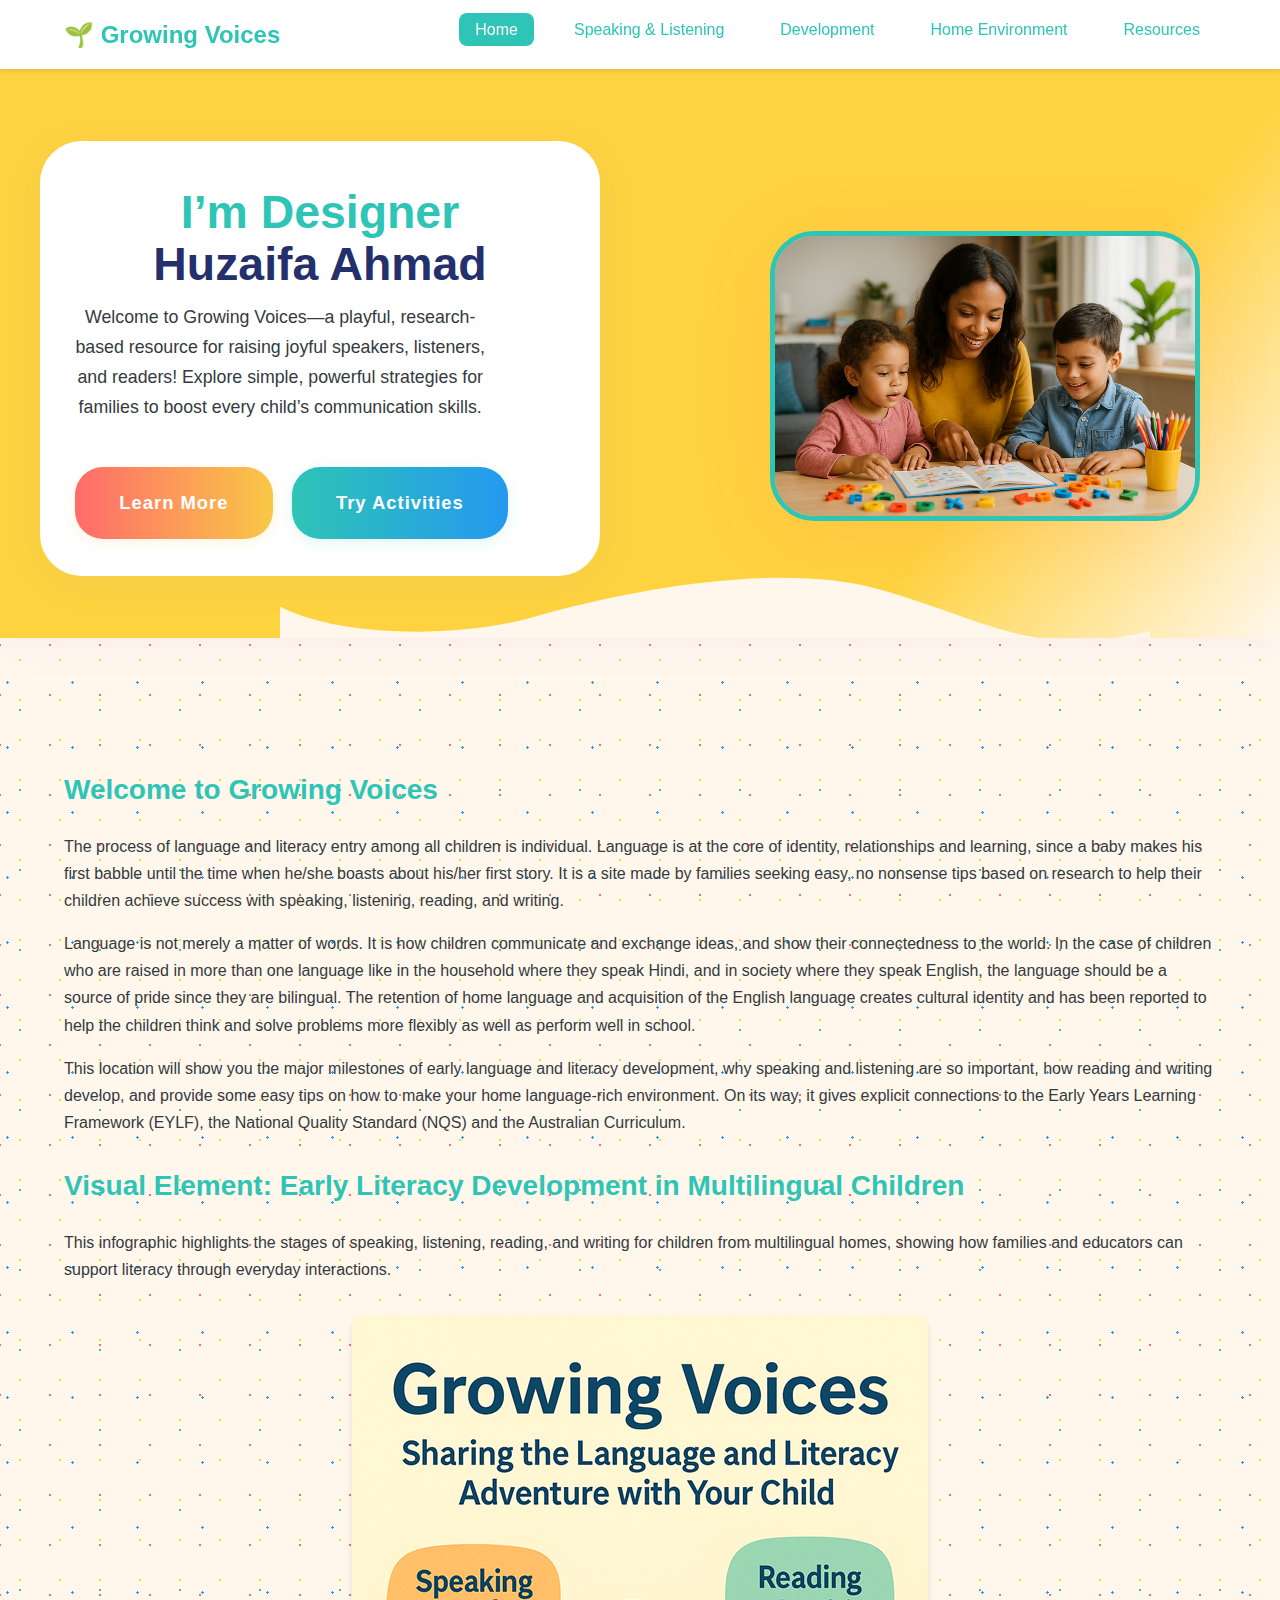
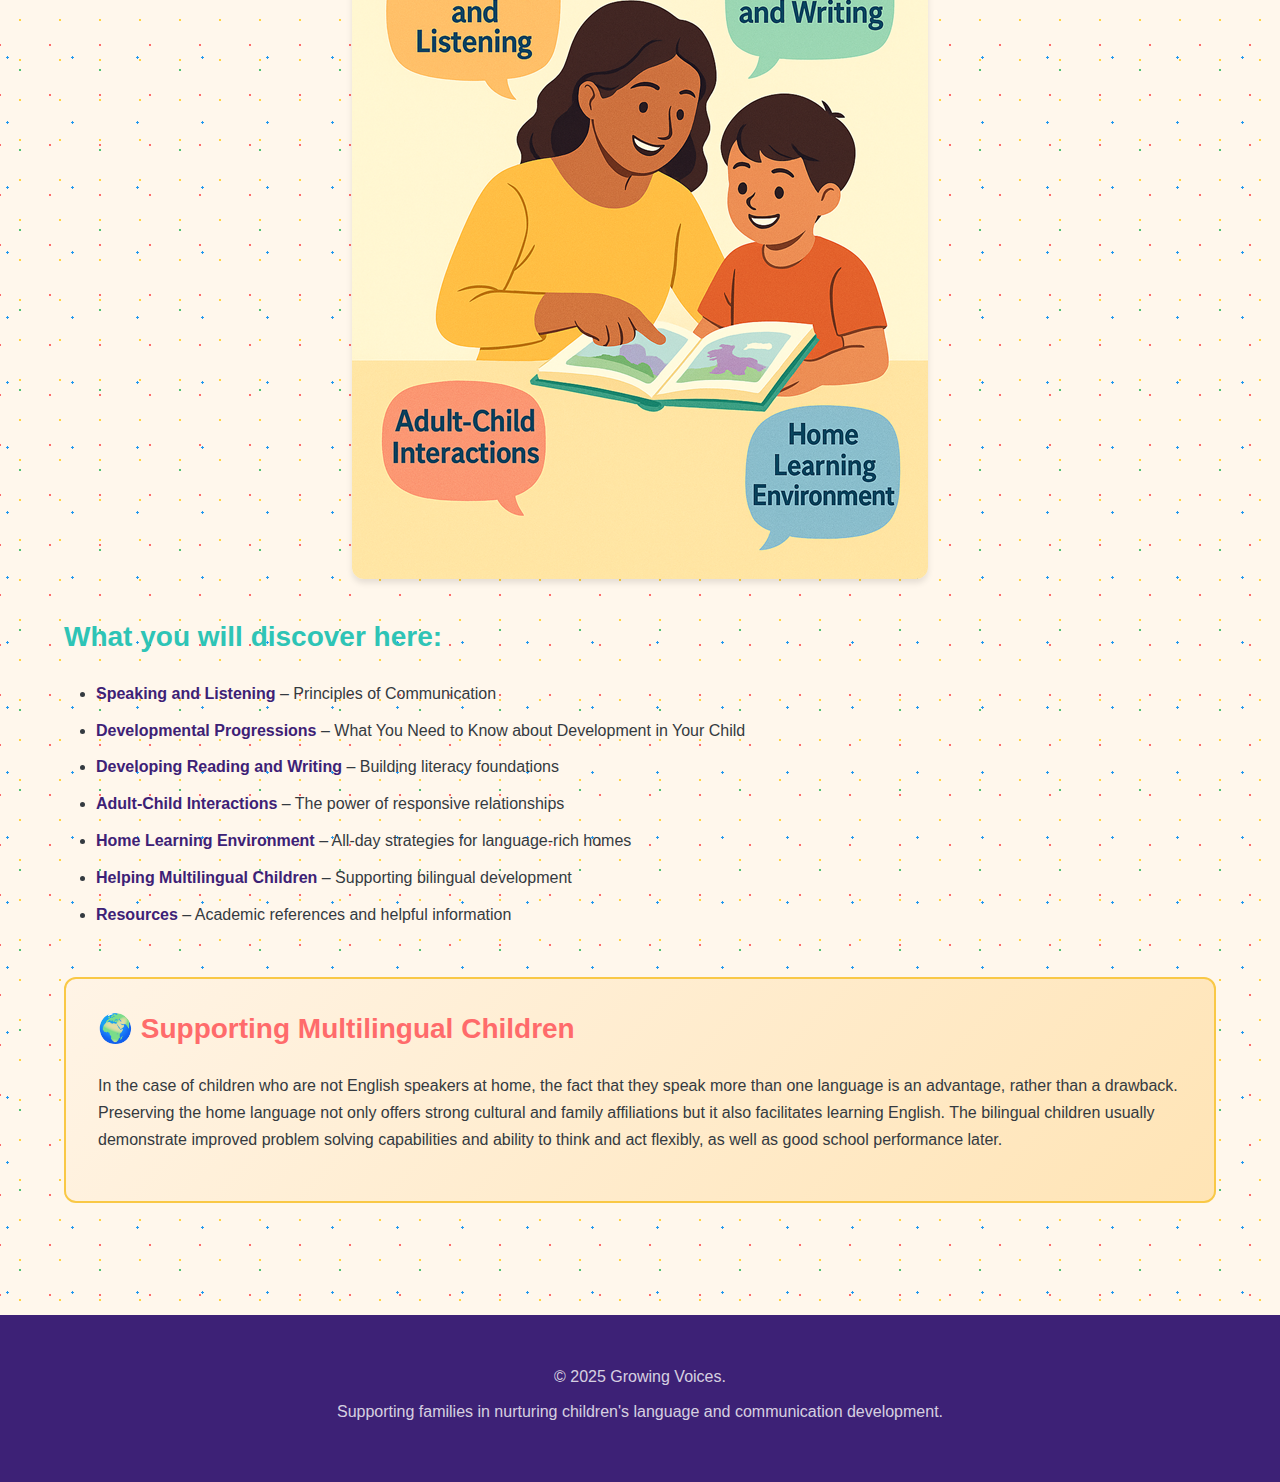
<file: index.html>
<!DOCTYPE html>
<html lang="en">
<head>
    <meta charset="UTF-8">
    <meta name="viewport" content="width=device-width, initial-scale=1.0">
    <title>Growing Voices: Sharing the Language and Literacy Adventure With Your Child</title>
    <link rel="stylesheet" href="styles.css">
</head>
<body>
    <header>
        <nav>
            <div class="logo">
                <h1>🌱 Growing Voices</h1>
            </div>
            <ul class="nav-links">
                <li><a href="index.html" class="active">Home</a></li>
                <li><a href="speaking-listening.html">Speaking & Listening</a></li>
                <li><a href="development.html">Development</a></li>
                <li><a href="home-environment.html">Home Environment</a></li>
                <li><a href="resources.html">Resources</a></li>
            </ul>
        </nav>
    </header>

    <main>
        <section class="hero" style="background: linear-gradient(128deg,#FFD23F 75%, #FFF7EC 100%); min-height: 510px; display: flex; align-items: center; justify-content:center; padding:4.5rem 0 1.2rem 0; position:relative; overflow:hidden;box-shadow:0 6px 36px rgba(181,126,220,0.07);">
  <div style="position: absolute;bottom:0;left:0;width:100vw;height:80px;z-index:3;pointer-events:none;">
    <svg viewBox="0 0 1440 160" fill="none" xmlns="http://www.w3.org/2000/svg" style="width:100%;height:100%;display:block;"><path d="M0 97C120 160 362 160 507 118C652 76 982 2 1196 62C1411 122 1509 204 1740 146V160H0V97Z" fill="#FFF7EC"/></svg>
  </div>

  <div style="display:flex; align-items:center; gap:3.4rem; max-width:1200px; width:100%; margin:0 auto; position:relative;z-index:2;flex-wrap:wrap;">
    <div style="flex:5;min-width:280px;">
      <div style="background:white; border-radius:2.6rem; box-shadow:0 8px 40px 0 rgba(36,153,239,0.06); padding:2.8rem 2.2rem 2.3rem 2.2rem; max-width:560px; margin-bottom:2.7rem;">
        <h1 style="font-size:2.9rem;line-height:1.13;color:var(--primary-color);font-weight:800;margin-bottom:0.7rem;">I’m Designer<br>
          <span style="color:#23306C;">Huzaifa Ahmad</span>
        </h1>
        <p style="font-size:1.11rem;color:var(--text-secondary);margin-bottom:2.8rem;max-width:410px;">
          Welcome to Growing Voices—a playful, research-based resource for raising joyful speakers, listeners, and readers! Explore simple, powerful strategies for families to boost every child’s communication skills.
        </p>
        <div style="display:flex;gap:1.2rem;">
          <a href="resources.html" class="btn" style="background:linear-gradient(90deg,#FF6B6B,#F9C846);color:white;border-radius:28px;padding:1.1em 2.4em;box-shadow: 0 3px 14px rgba(252,180,50,0.14); font-weight:bold; font-size:1.15rem;">Learn More</a>
          <a href="speaking-listening.html" class="btn" style="background:linear-gradient(90deg,#2EC4B6,#2499EF); color:white;border-radius:28px;padding:1.1em 2.4em;box-shadow: 0 3px 15px rgba(46,196,182,0.15);font-size:1.15rem;">Try Activities</a>
        </div>
      </div>
    </div>
    <div style="flex:4; min-width:245px; text-align:center;">
      <img src="HOME_PAGE.png" alt="Smiling Character" style="
        width:100%; max-width:430px; min-width:180px; height:auto;
        border-radius:44px;
        box-shadow: 0 12px 75px 0 rgba(255,107,107,0.13);
        border: 5px solid var(--primary-color);
        background: linear-gradient(132deg, #FFE4B5 60%, #FFF7EC 100%);
        position:relative; z-index:4;">
    </div>
  </div>
</section>
<div style="margin-bottom:54px;"></div>

        <section class="content-section">
            <div class="container">
                <h3>Welcome to Growing Voices</h3>
                <p>The process of language and literacy entry among all children is individual. Language is at the core of identity, relationships and learning, since a baby makes his first babble until the time when he/she boasts about his/her first story. It is a site made by families seeking easy, no nonsense tips based on research to help their children achieve success with speaking, listening, reading, and writing.</p>

                <p>Language is not merely a matter of words. It is how children communicate and exchange ideas, and show their connectedness to the world. In the case of children who are raised in more than one language like in the household where they speak Hindi, and in society where they speak English, the language should be a source of pride since they are bilingual. The retention of home language and acquisition of the English language creates cultural identity and has been reported to help the children think and solve problems more flexibly as well as perform well in school.</p>

                <p>This location will show you the major milestones of early language and literacy development, why speaking and listening are so important, how reading and writing develop, and provide some easy tips on how to make your home language-rich environment. On its way, it gives explicit connections to the Early Years Learning Framework (EYLF), the National Quality Standard (NQS) and the Australian Curriculum.</p>

                <h3>Visual Element: Early Literacy Development in Multilingual Children</h3>
                <p>This infographic highlights the stages of speaking, listening, reading, and writing for children from multilingual homes, showing how families and educators can support literacy through everyday interactions.</p>
                
                <div style="text-align: center; margin: 2rem 0;">
                    <img src="HA - Assignment - Pic01.png" alt="Growing Voices: Sharing the Language and Literacy Adventure with Your Child - infographic showing adult and child reading together with speech bubbles highlighting Speaking and Listening, Reading and Writing, Adult-Child Interactions, and Home Learning Environment" style="max-width: 100%; height: auto; border-radius: 12px; box-shadow: 0 4px 6px rgba(0, 0, 0, 0.1);">
                </div>

                <h3>What you will discover here:</h3>
                <ul>
                    <li><strong>Speaking and Listening</strong> – Principles of Communication</li>
                    <li><strong>Developmental Progressions</strong> – What You Need to Know about Development in Your Child</li>
                    <li><strong>Developing Reading and Writing</strong> – Building literacy foundations</li>
                    <li><strong>Adult-Child Interactions</strong> – The power of responsive relationships</li>
                    <li><strong>Home Learning Environment</strong> – All-day strategies for language-rich homes</li>
                    <li><strong>Helping Multilingual Children</strong> – Supporting bilingual development</li>
                    <li><strong>Resources</strong> – Academic references and helpful information</li>
                </ul>

                <div class="multilingual-box">
                    <h3>🌍 Supporting Multilingual Children</h3>
                    <p>In the case of children who are not English speakers at home, the fact that they speak more than one language is an advantage, rather than a drawback. Preserving the home language not only offers strong cultural and family affiliations but it also facilitates learning English. The bilingual children usually demonstrate improved problem solving capabilities and ability to think and act flexibly, as well as good school performance later.</p>
                </div>
            </div>
        </section>
    </main>

    <footer>
        <div class="container">
            <p>&copy; 2025 Growing Voices.</p>
            <p>Supporting families in nurturing children's language and communication development.</p>
        </div>
    </footer>
</body>
</html>
</file>
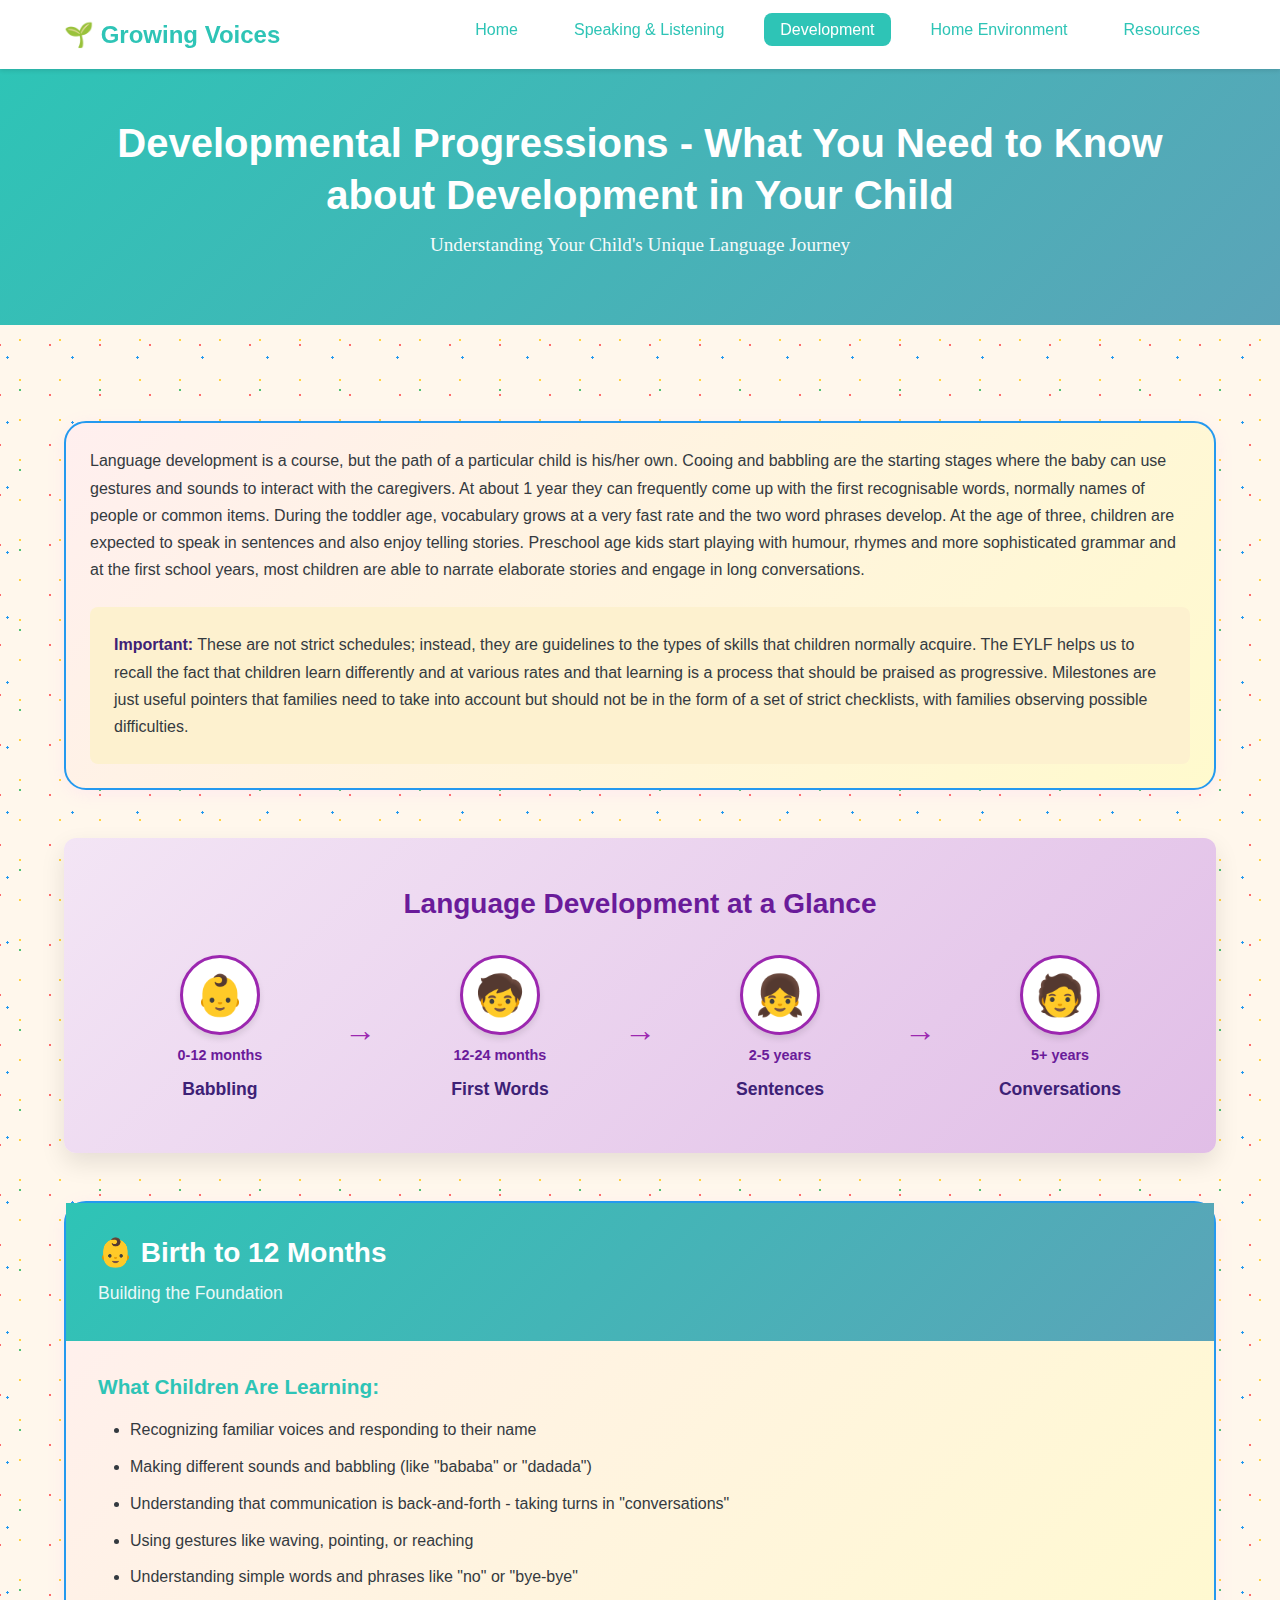
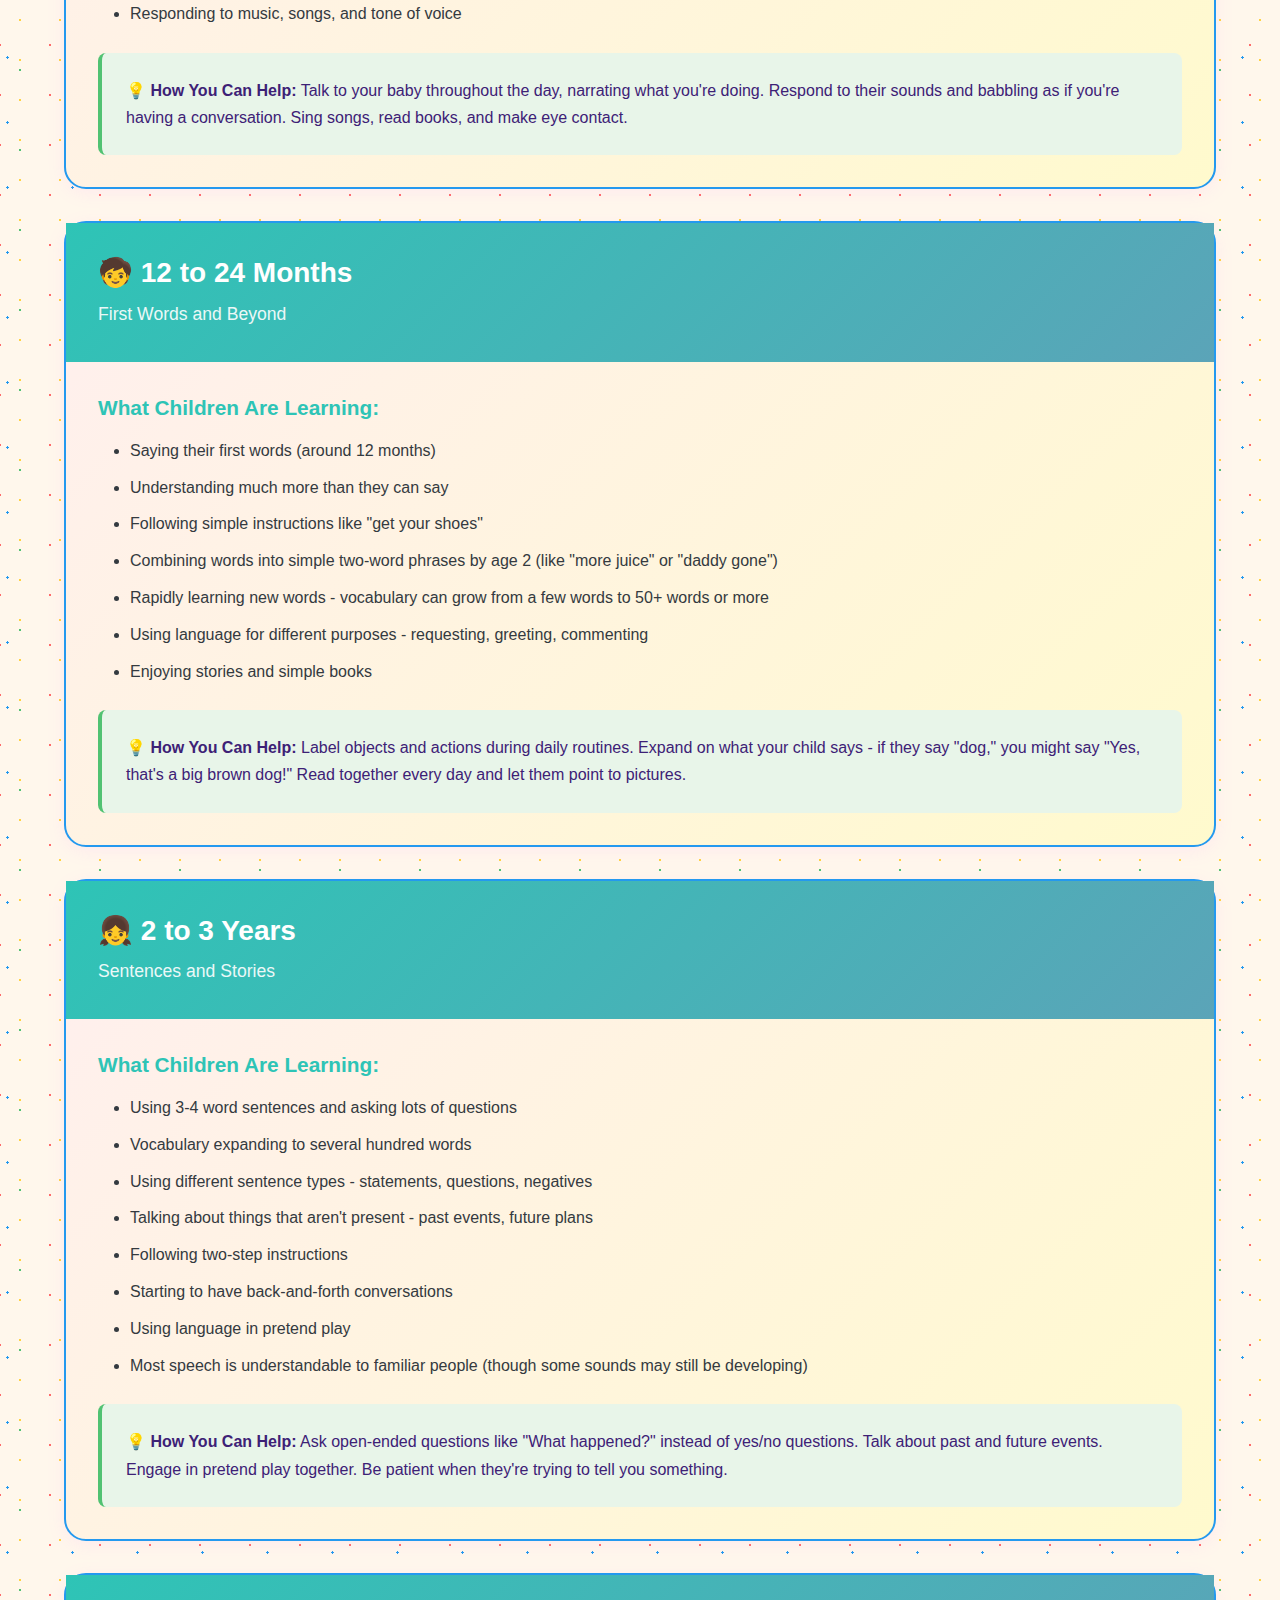
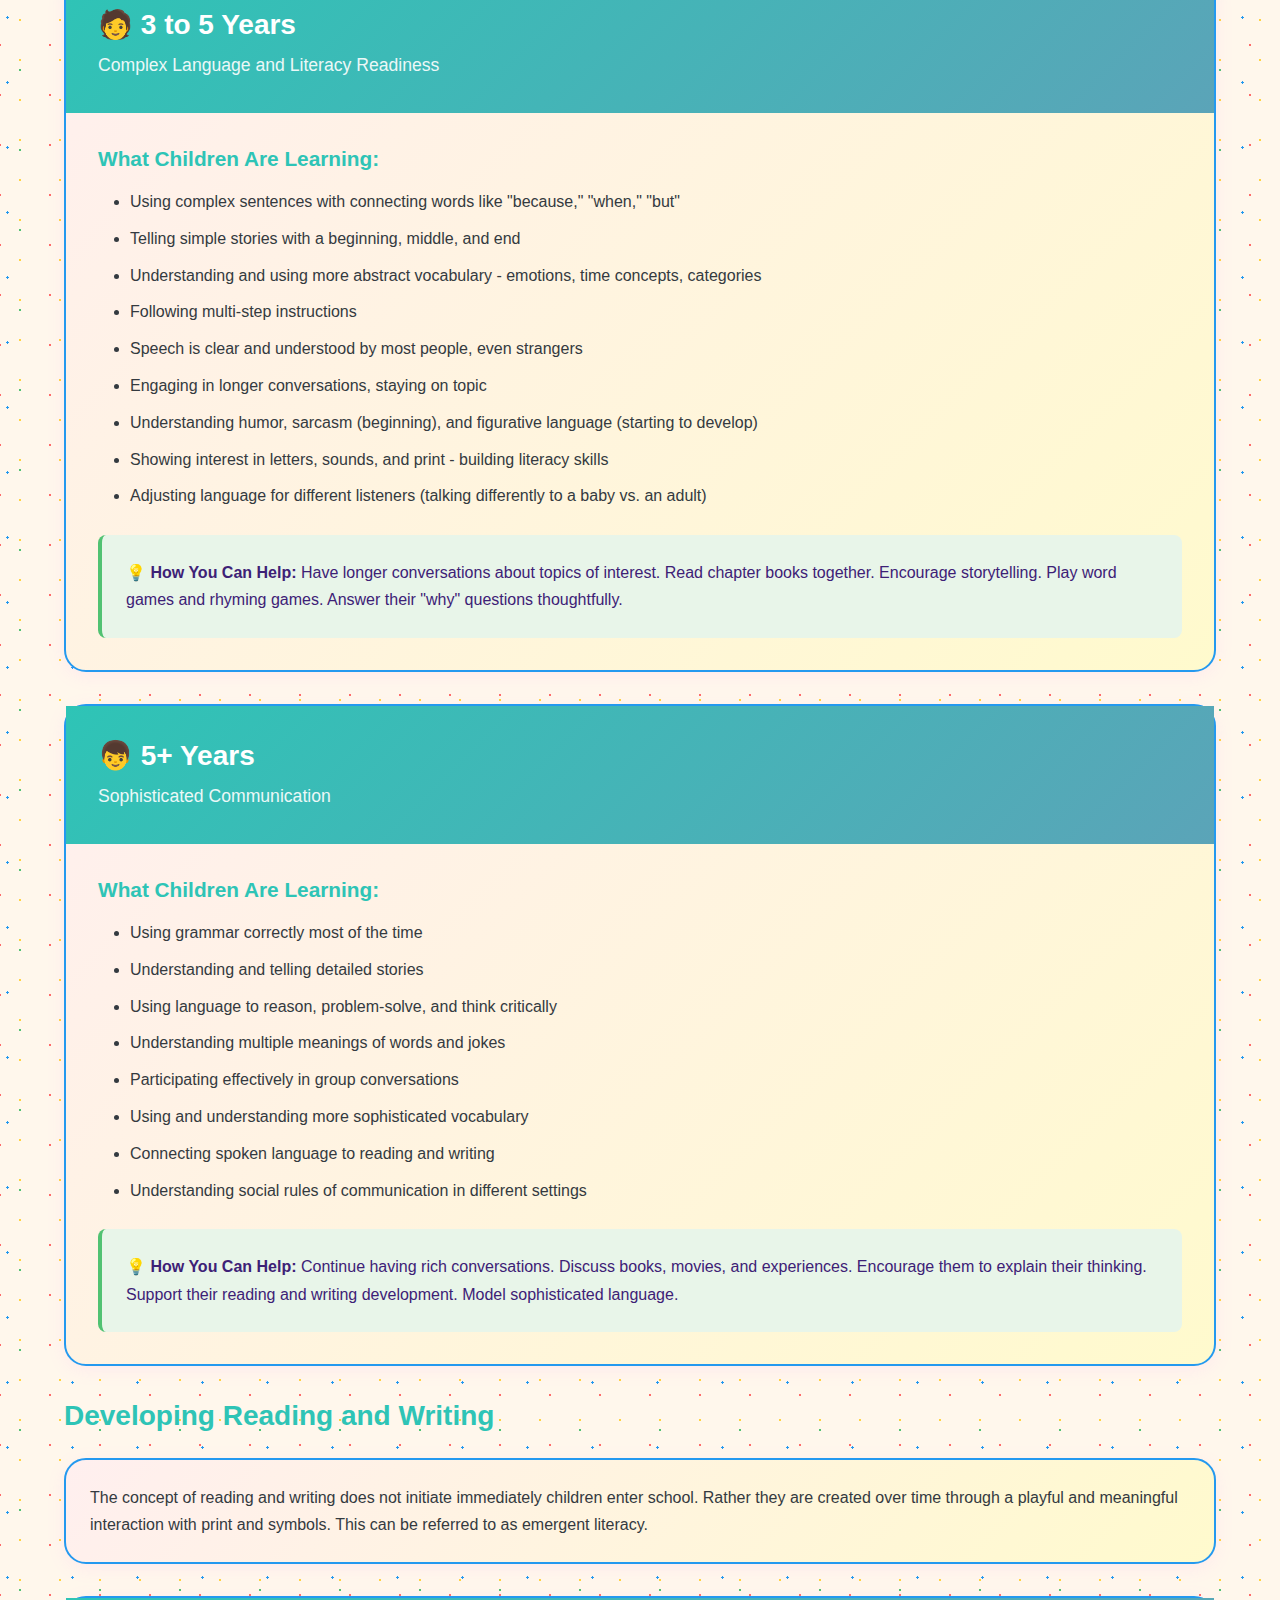
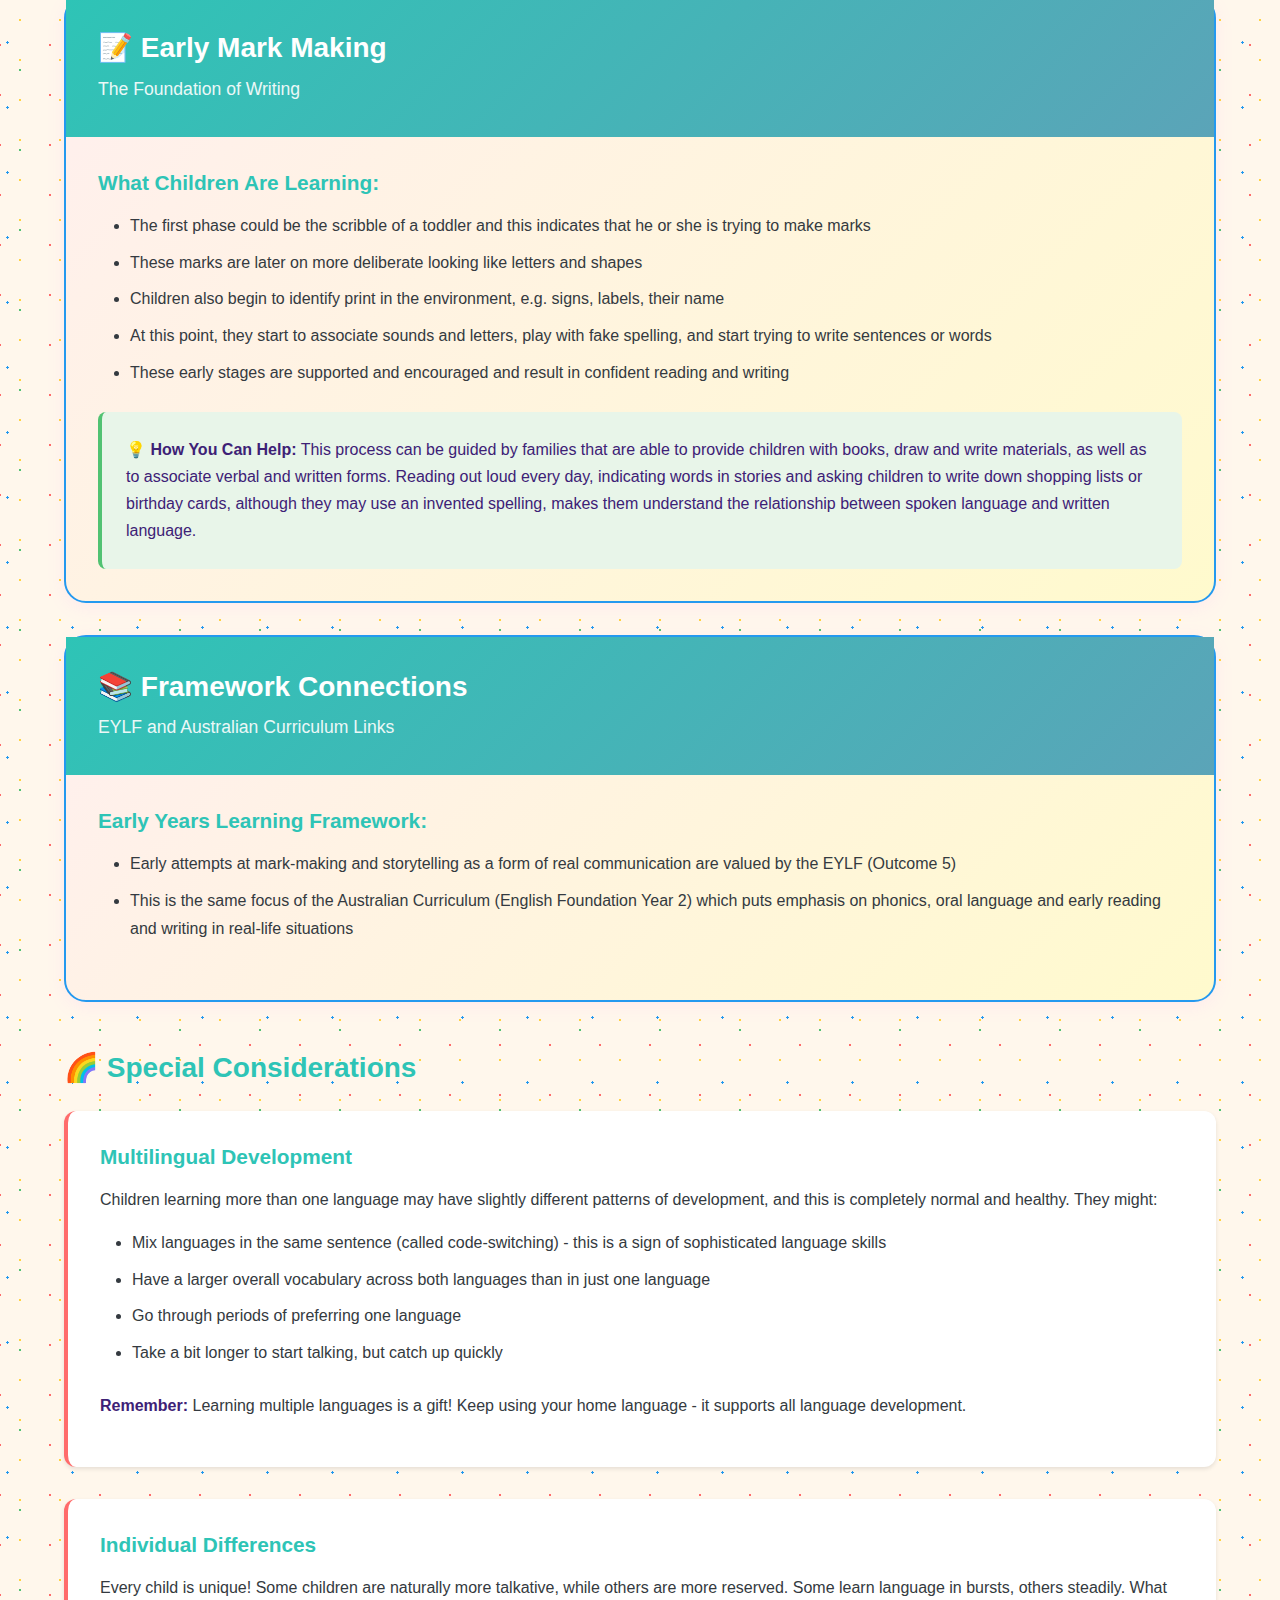
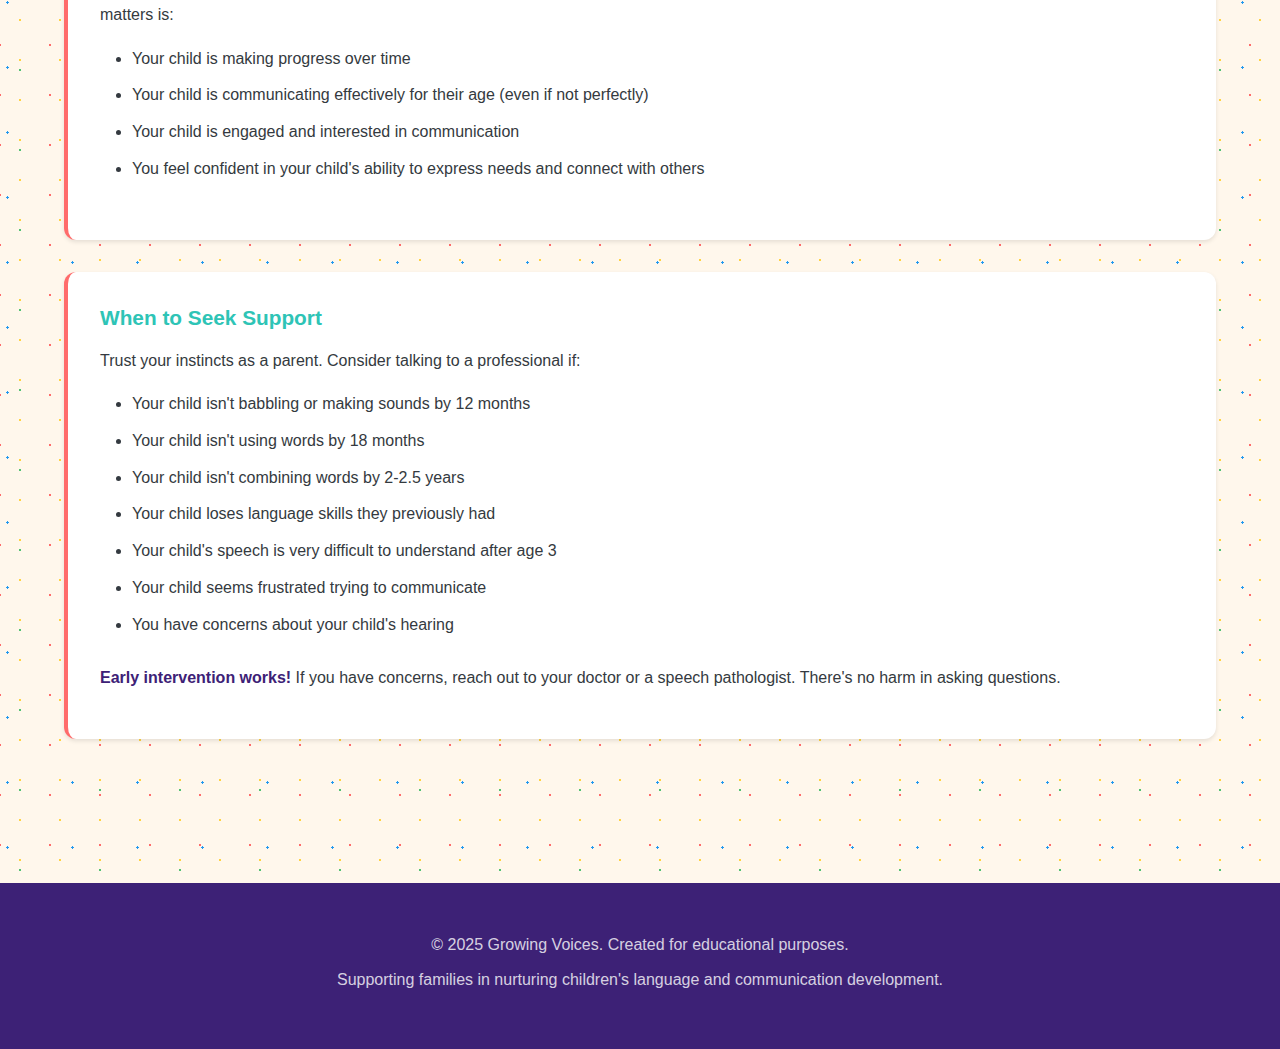
<file: development.html>
<!DOCTYPE html>
<html lang="en">
  <head>
    <meta charset="UTF-8" />
    <meta name="viewport" content="width=device-width, initial-scale=1.0" />
    <title>
      Developmental Progressions - What You Need to Know about Development in
      Your Child - Growing Voices
    </title>
    <link rel="stylesheet" href="styles.css" />
  </head>
  <body>
    <header>
      <nav>
        <div class="logo">
          <h1>🌱 Growing Voices</h1>
        </div>
        <ul class="nav-links">
          <li><a href="index.html">Home</a></li>
          <li><a href="speaking-listening.html">Speaking & Listening</a></li>
          <li><a href="development.html" class="active">Development</a></li>
          <li><a href="home-environment.html">Home Environment</a></li>
          <li><a href="resources.html">Resources</a></li>
        </ul>
      </nav>
    </header>

    <main>
      <section class="page-header">
        <div class="container">
          <h2>
            Developmental Progressions - What You Need to Know about Development
            in Your Child
          </h2>
          <p class="subtitle">
            Understanding Your Child's Unique Language Journey
          </p>
        </div>
      </section>

      <section class="content-section">
        <div class="container">
          <div class="intro-box">
            <p>
              Language development is a course, but the path of a particular
              child is his/her own. Cooing and babbling are the starting stages
              where the baby can use gestures and sounds to interact with the
              caregivers. At about 1 year they can frequently come up with the
              first recognisable words, normally names of people or common
              items. During the toddler age, vocabulary grows at a very fast
              rate and the two word phrases develop. At the age of three,
              children are expected to speak in sentences and also enjoy telling
              stories. Preschool age kids start playing with humour, rhymes and
              more sophisticated grammar and at the first school years, most
              children are able to narrate elaborate stories and engage in long
              conversations.
            </p>
            <p class="highlight-text">
              <strong>Important:</strong> These are not strict schedules;
              instead, they are guidelines to the types of skills that children
              normally acquire. The EYLF helps us to recall the fact that
              children learn differently and at various rates and that learning
              is a process that should be praised as progressive. Milestones are
              just useful pointers that families need to take into account but
              should not be in the form of a set of strict checklists, with
              families observing possible difficulties.
            </p>
          </div>

          <div class="milestone-infographic">
            <h3>Language Development at a Glance</h3>
            <div class="milestone-timeline">
              <div class="timeline-item">
                <div class="timeline-icon baby">👶</div>
                <div class="timeline-age">0-12 months</div>
                <div class="timeline-label">Babbling</div>
              </div>
              <div class="timeline-connector">→</div>
              <div class="timeline-item">
                <div class="timeline-icon toddler">🧒</div>
                <div class="timeline-age">12-24 months</div>
                <div class="timeline-label">First Words</div>
              </div>
              <div class="timeline-connector">→</div>
              <div class="timeline-item">
                <div class="timeline-icon child">👧</div>
                <div class="timeline-age">2-5 years</div>
                <div class="timeline-label">Sentences</div>
              </div>
              <div class="timeline-connector">→</div>
              <div class="timeline-item">
                <div class="timeline-icon student">🧑</div>
                <div class="timeline-age">5+ years</div>
                <div class="timeline-label">Conversations</div>
              </div>
            </div>
          </div>

          <div class="development-stages">
            <div class="stage-card">
              <div class="stage-header">
                <h3>👶 Birth to 12 Months</h3>
                <p class="stage-subtitle">Building the Foundation</p>
              </div>
              <div class="stage-content">
                <div class="skill-category">
                  <h4>What Children Are Learning:</h4>
                  <ul>
                    <li>
                      Recognizing familiar voices and responding to their name
                    </li>
                    <li>
                      Making different sounds and babbling (like "bababa" or
                      "dadada")
                    </li>
                    <li>
                      Understanding that communication is back-and-forth -
                      taking turns in "conversations"
                    </li>
                    <li>Using gestures like waving, pointing, or reaching</li>
                    <li>
                      Understanding simple words and phrases like "no" or
                      "bye-bye"
                    </li>
                    <li>Responding to music, songs, and tone of voice</li>
                  </ul>
                </div>
                <div class="tip-box">
                  <strong>💡 How You Can Help:</strong> Talk to your baby
                  throughout the day, narrating what you're doing. Respond to
                  their sounds and babbling as if you're having a conversation.
                  Sing songs, read books, and make eye contact.
                </div>
              </div>
            </div>

            <div class="stage-card">
              <div class="stage-header">
                <h3>🧒 12 to 24 Months</h3>
                <p class="stage-subtitle">First Words and Beyond</p>
              </div>
              <div class="stage-content">
                <div class="skill-category">
                  <h4>What Children Are Learning:</h4>
                  <ul>
                    <li>Saying their first words (around 12 months)</li>
                    <li>Understanding much more than they can say</li>
                    <li>Following simple instructions like "get your shoes"</li>
                    <li>
                      Combining words into simple two-word phrases by age 2
                      (like "more juice" or "daddy gone")
                    </li>
                    <li>
                      Rapidly learning new words - vocabulary can grow from a
                      few words to 50+ words or more
                    </li>
                    <li>
                      Using language for different purposes - requesting,
                      greeting, commenting
                    </li>
                    <li>Enjoying stories and simple books</li>
                  </ul>
                </div>
                <div class="tip-box">
                  <strong>💡 How You Can Help:</strong> Label objects and
                  actions during daily routines. Expand on what your child says
                  - if they say "dog," you might say "Yes, that's a big brown
                  dog!" Read together every day and let them point to pictures.
                </div>
              </div>
            </div>

            <div class="stage-card">
              <div class="stage-header">
                <h3>👧 2 to 3 Years</h3>
                <p class="stage-subtitle">Sentences and Stories</p>
              </div>
              <div class="stage-content">
                <div class="skill-category">
                  <h4>What Children Are Learning:</h4>
                  <ul>
                    <li>
                      Using 3-4 word sentences and asking lots of questions
                    </li>
                    <li>Vocabulary expanding to several hundred words</li>
                    <li>
                      Using different sentence types - statements, questions,
                      negatives
                    </li>
                    <li>
                      Talking about things that aren't present - past events,
                      future plans
                    </li>
                    <li>Following two-step instructions</li>
                    <li>Starting to have back-and-forth conversations</li>
                    <li>Using language in pretend play</li>
                    <li>
                      Most speech is understandable to familiar people (though
                      some sounds may still be developing)
                    </li>
                  </ul>
                </div>
                <div class="tip-box">
                  <strong>💡 How You Can Help:</strong> Ask open-ended questions
                  like "What happened?" instead of yes/no questions. Talk about
                  past and future events. Engage in pretend play together. Be
                  patient when they're trying to tell you something.
                </div>
              </div>
            </div>

            <div class="stage-card">
              <div class="stage-header">
                <h3>🧑 3 to 5 Years</h3>
                <p class="stage-subtitle">
                  Complex Language and Literacy Readiness
                </p>
              </div>
              <div class="stage-content">
                <div class="skill-category">
                  <h4>What Children Are Learning:</h4>
                  <ul>
                    <li>
                      Using complex sentences with connecting words like
                      "because," "when," "but"
                    </li>
                    <li>
                      Telling simple stories with a beginning, middle, and end
                    </li>
                    <li>
                      Understanding and using more abstract vocabulary -
                      emotions, time concepts, categories
                    </li>
                    <li>Following multi-step instructions</li>
                    <li>
                      Speech is clear and understood by most people, even
                      strangers
                    </li>
                    <li>Engaging in longer conversations, staying on topic</li>
                    <li>
                      Understanding humor, sarcasm (beginning), and figurative
                      language (starting to develop)
                    </li>
                    <li>
                      Showing interest in letters, sounds, and print - building
                      literacy skills
                    </li>
                    <li>
                      Adjusting language for different listeners (talking
                      differently to a baby vs. an adult)
                    </li>
                  </ul>
                </div>
                <div class="tip-box">
                  <strong>💡 How You Can Help:</strong> Have longer
                  conversations about topics of interest. Read chapter books
                  together. Encourage storytelling. Play word games and rhyming
                  games. Answer their "why" questions thoughtfully.
                </div>
              </div>
            </div>

            <div class="stage-card">
              <div class="stage-header">
                <h3>👦 5+ Years</h3>
                <p class="stage-subtitle">Sophisticated Communication</p>
              </div>
              <div class="stage-content">
                <div class="skill-category">
                  <h4>What Children Are Learning:</h4>
                  <ul>
                    <li>Using grammar correctly most of the time</li>
                    <li>Understanding and telling detailed stories</li>
                    <li>
                      Using language to reason, problem-solve, and think
                      critically
                    </li>
                    <li>Understanding multiple meanings of words and jokes</li>
                    <li>Participating effectively in group conversations</li>
                    <li>
                      Using and understanding more sophisticated vocabulary
                    </li>
                    <li>Connecting spoken language to reading and writing</li>
                    <li>
                      Understanding social rules of communication in different
                      settings
                    </li>
                  </ul>
                </div>
                <div class="tip-box">
                  <strong>💡 How You Can Help:</strong> Continue having rich
                  conversations. Discuss books, movies, and experiences.
                  Encourage them to explain their thinking. Support their
                  reading and writing development. Model sophisticated language.
                </div>
              </div>
            </div>
          </div>

          <h3>Developing Reading and Writing</h3>
          <div class="intro-box">
            <p>
              The concept of reading and writing does not initiate immediately
              children enter school. Rather they are created over time through a
              playful and meaningful interaction with print and symbols. This
              can be referred to as emergent literacy.
            </p>
          </div>

          <div class="development-stages">
            <div class="stage-card">
              <div class="stage-header">
                <h3>📝 Early Mark Making</h3>
                <p class="stage-subtitle">The Foundation of Writing</p>
              </div>
              <div class="stage-content">
                <div class="skill-category">
                  <h4>What Children Are Learning:</h4>
                  <ul>
                    <li>
                      The first phase could be the scribble of a toddler and
                      this indicates that he or she is trying to make marks
                    </li>
                    <li>
                      These marks are later on more deliberate looking like
                      letters and shapes
                    </li>
                    <li>
                      Children also begin to identify print in the environment,
                      e.g. signs, labels, their name
                    </li>
                    <li>
                      At this point, they start to associate sounds and letters,
                      play with fake spelling, and start trying to write
                      sentences or words
                    </li>
                    <li>
                      These early stages are supported and encouraged and result
                      in confident reading and writing
                    </li>
                  </ul>
                </div>
                <div class="tip-box">
                  <strong>💡 How You Can Help:</strong> This process can be
                  guided by families that are able to provide children with
                  books, draw and write materials, as well as to associate
                  verbal and written forms. Reading out loud every day,
                  indicating words in stories and asking children to write down
                  shopping lists or birthday cards, although they may use an
                  invented spelling, makes them understand the relationship
                  between spoken language and written language.
                </div>
              </div>
            </div>

            <div class="stage-card">
              <div class="stage-header">
                <h3>📚 Framework Connections</h3>
                <p class="stage-subtitle">
                  EYLF and Australian Curriculum Links
                </p>
              </div>
              <div class="stage-content">
                <div class="skill-category">
                  <h4>Early Years Learning Framework:</h4>
                  <ul>
                    <li>
                      Early attempts at mark-making and storytelling as a form
                      of real communication are valued by the EYLF (Outcome 5)
                    </li>
                    <li>
                      This is the same focus of the Australian Curriculum
                      (English Foundation Year 2) which puts emphasis on
                      phonics, oral language and early reading and writing in
                      real-life situations
                    </li>
                  </ul>
                </div>
              </div>
            </div>
          </div>

          <div class="special-considerations">
            <h3>🌈 Special Considerations</h3>

            <div class="consideration-card">
              <h4>Multilingual Development</h4>
              <p>
                Children learning more than one language may have slightly
                different patterns of development, and this is completely normal
                and healthy. They might:
              </p>
              <ul>
                <li>
                  Mix languages in the same sentence (called code-switching) -
                  this is a sign of sophisticated language skills
                </li>
                <li>
                  Have a larger overall vocabulary across both languages than in
                  just one language
                </li>
                <li>Go through periods of preferring one language</li>
                <li>
                  Take a bit longer to start talking, but catch up quickly
                </li>
              </ul>
              <p>
                <strong>Remember:</strong> Learning multiple languages is a
                gift! Keep using your home language - it supports all language
                development.
              </p>
            </div>

            <div class="consideration-card">
              <h4>Individual Differences</h4>
              <p>
                Every child is unique! Some children are naturally more
                talkative, while others are more reserved. Some learn language
                in bursts, others steadily. What matters is:
              </p>
              <ul>
                <li>Your child is making progress over time</li>
                <li>
                  Your child is communicating effectively for their age (even if
                  not perfectly)
                </li>
                <li>Your child is engaged and interested in communication</li>
                <li>
                  You feel confident in your child's ability to express needs
                  and connect with others
                </li>
              </ul>
            </div>

            <div class="consideration-card">
              <h4>When to Seek Support</h4>
              <p>
                Trust your instincts as a parent. Consider talking to a
                professional if:
              </p>
              <ul>
                <li>Your child isn't babbling or making sounds by 12 months</li>
                <li>Your child isn't using words by 18 months</li>
                <li>Your child isn't combining words by 2-2.5 years</li>
                <li>Your child loses language skills they previously had</li>
                <li>
                  Your child's speech is very difficult to understand after age
                  3
                </li>
                <li>Your child seems frustrated trying to communicate</li>
                <li>You have concerns about your child's hearing</li>
              </ul>
              <p>
                <strong>Early intervention works!</strong> If you have concerns,
                reach out to your doctor or a speech pathologist. There's no
                harm in asking questions.
              </p>
            </div>
          </div>
        </div>
      </section>
    </main>

    <footer>
      <div class="container">
        <p>&copy; 2025 Growing Voices. Created for educational purposes.</p>
        <p>
          Supporting families in nurturing children's language and communication
          development.
        </p>
      </div>
    </footer>
  </body>
</html>
</file>
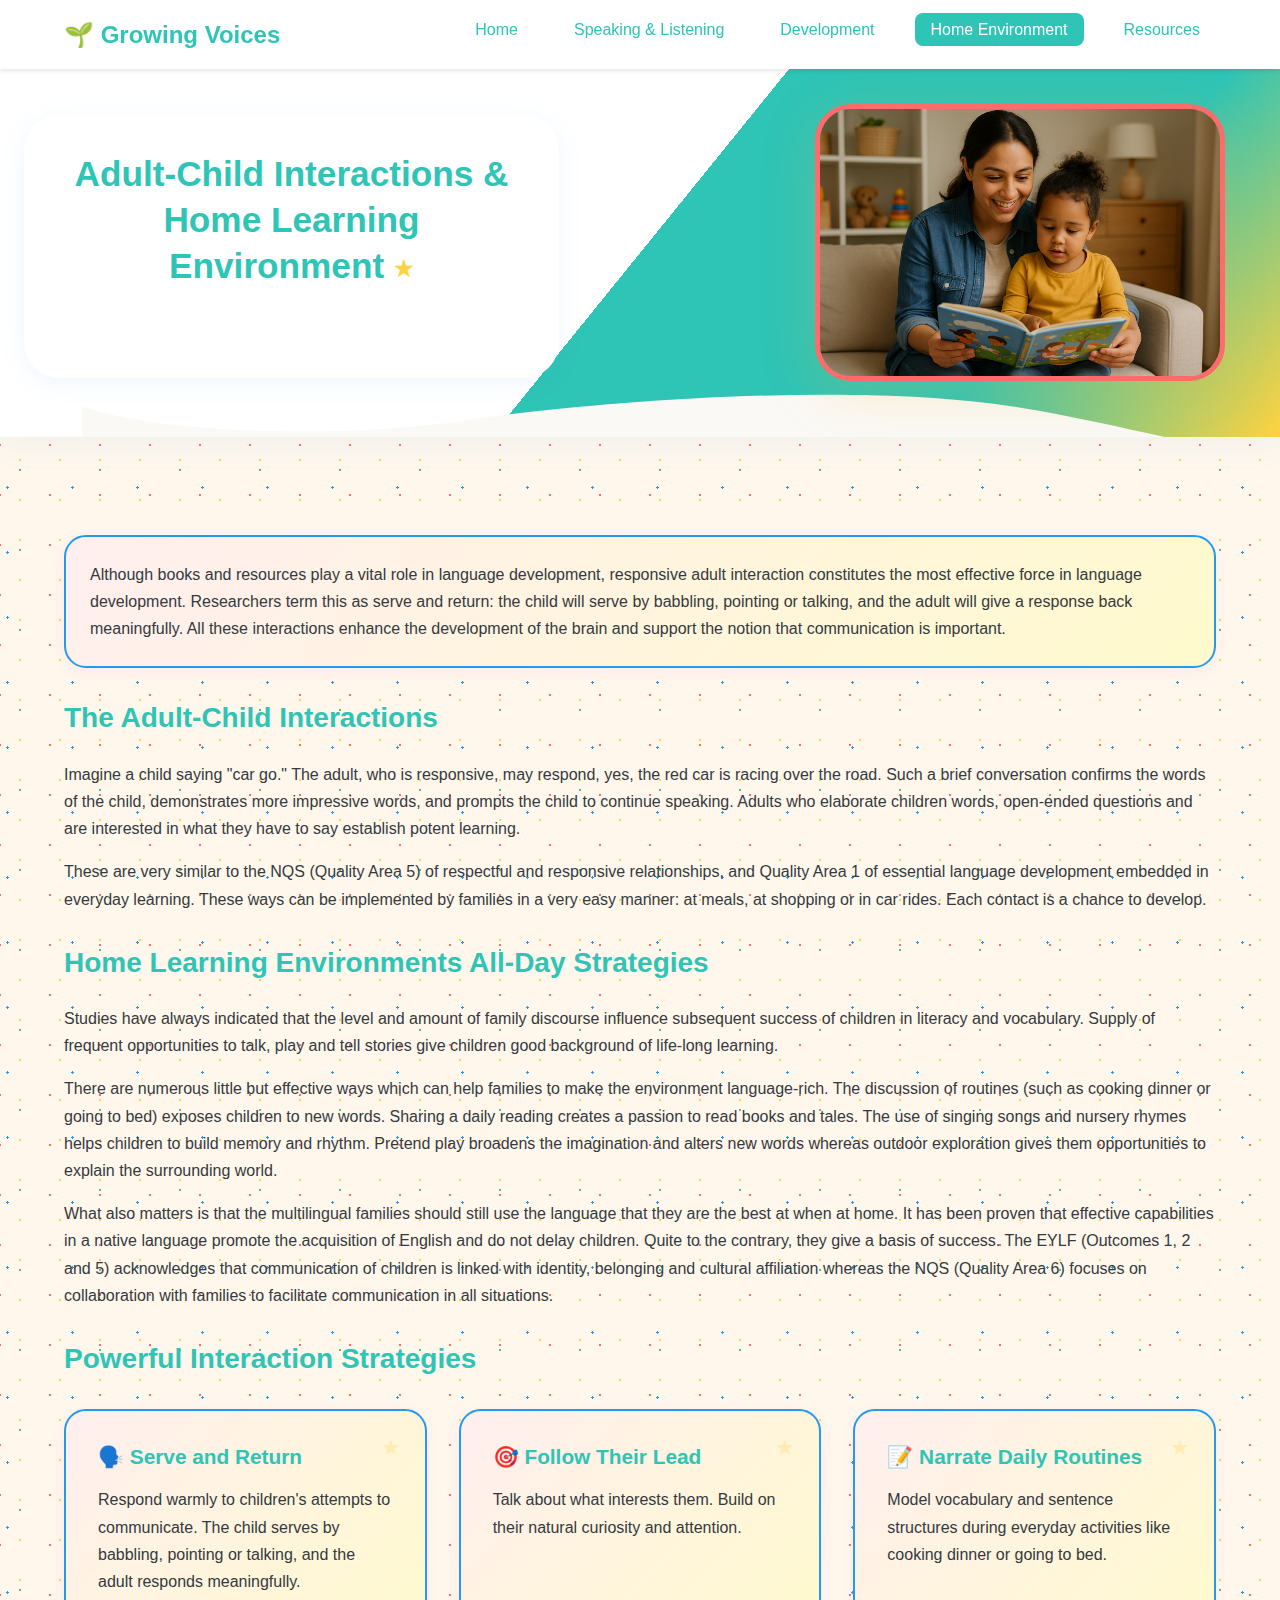
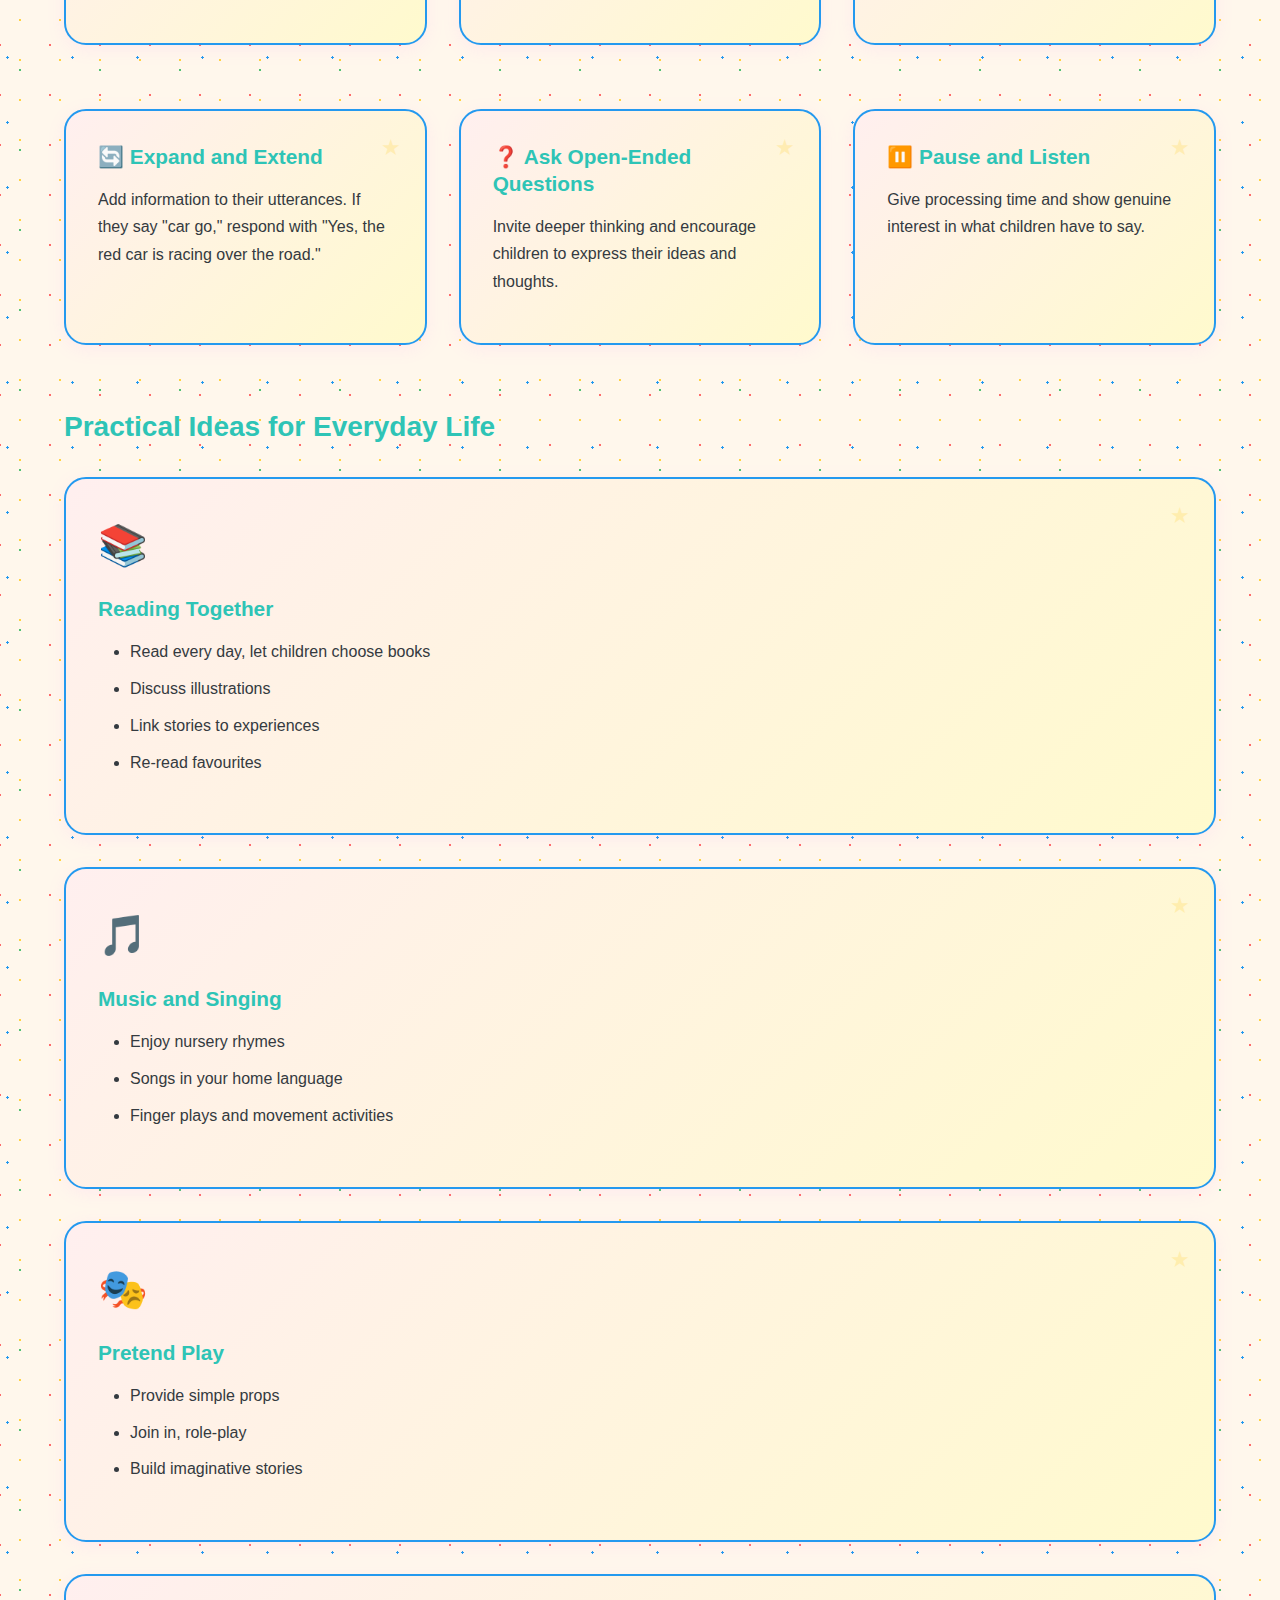
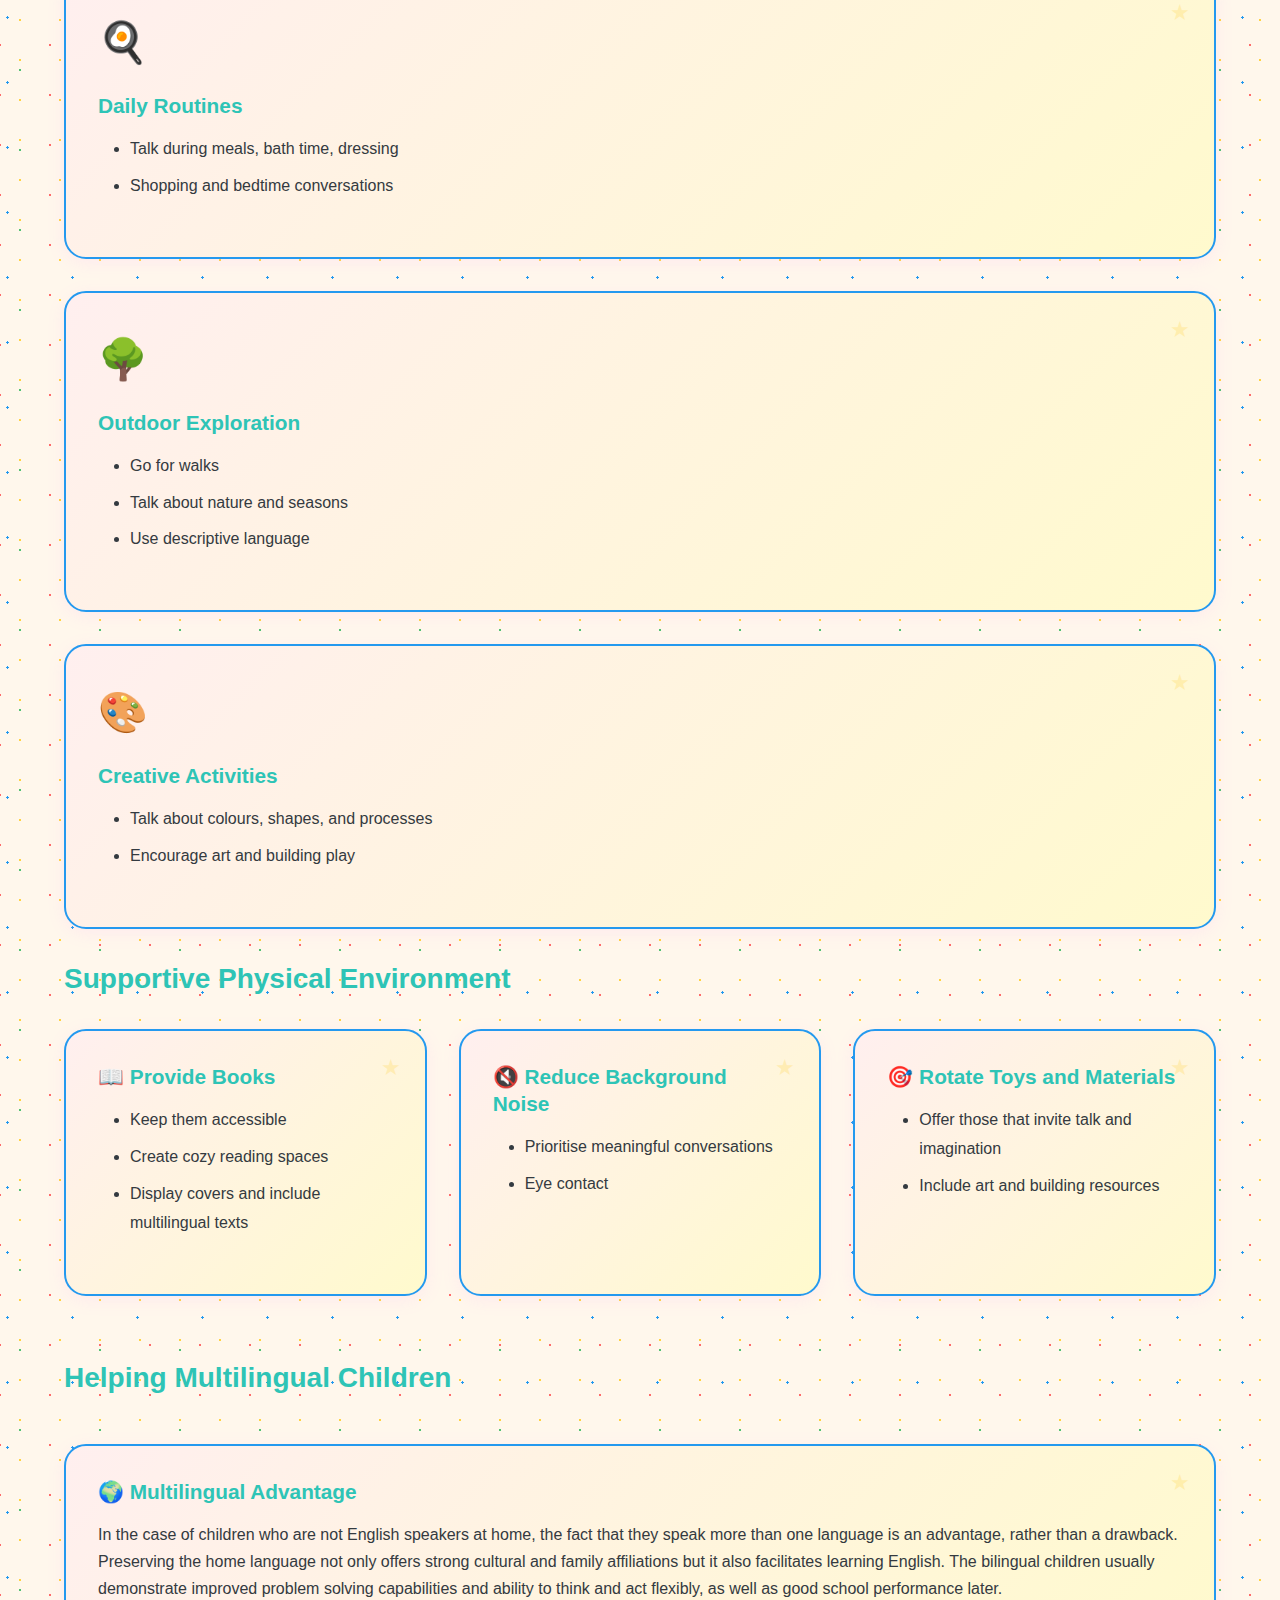
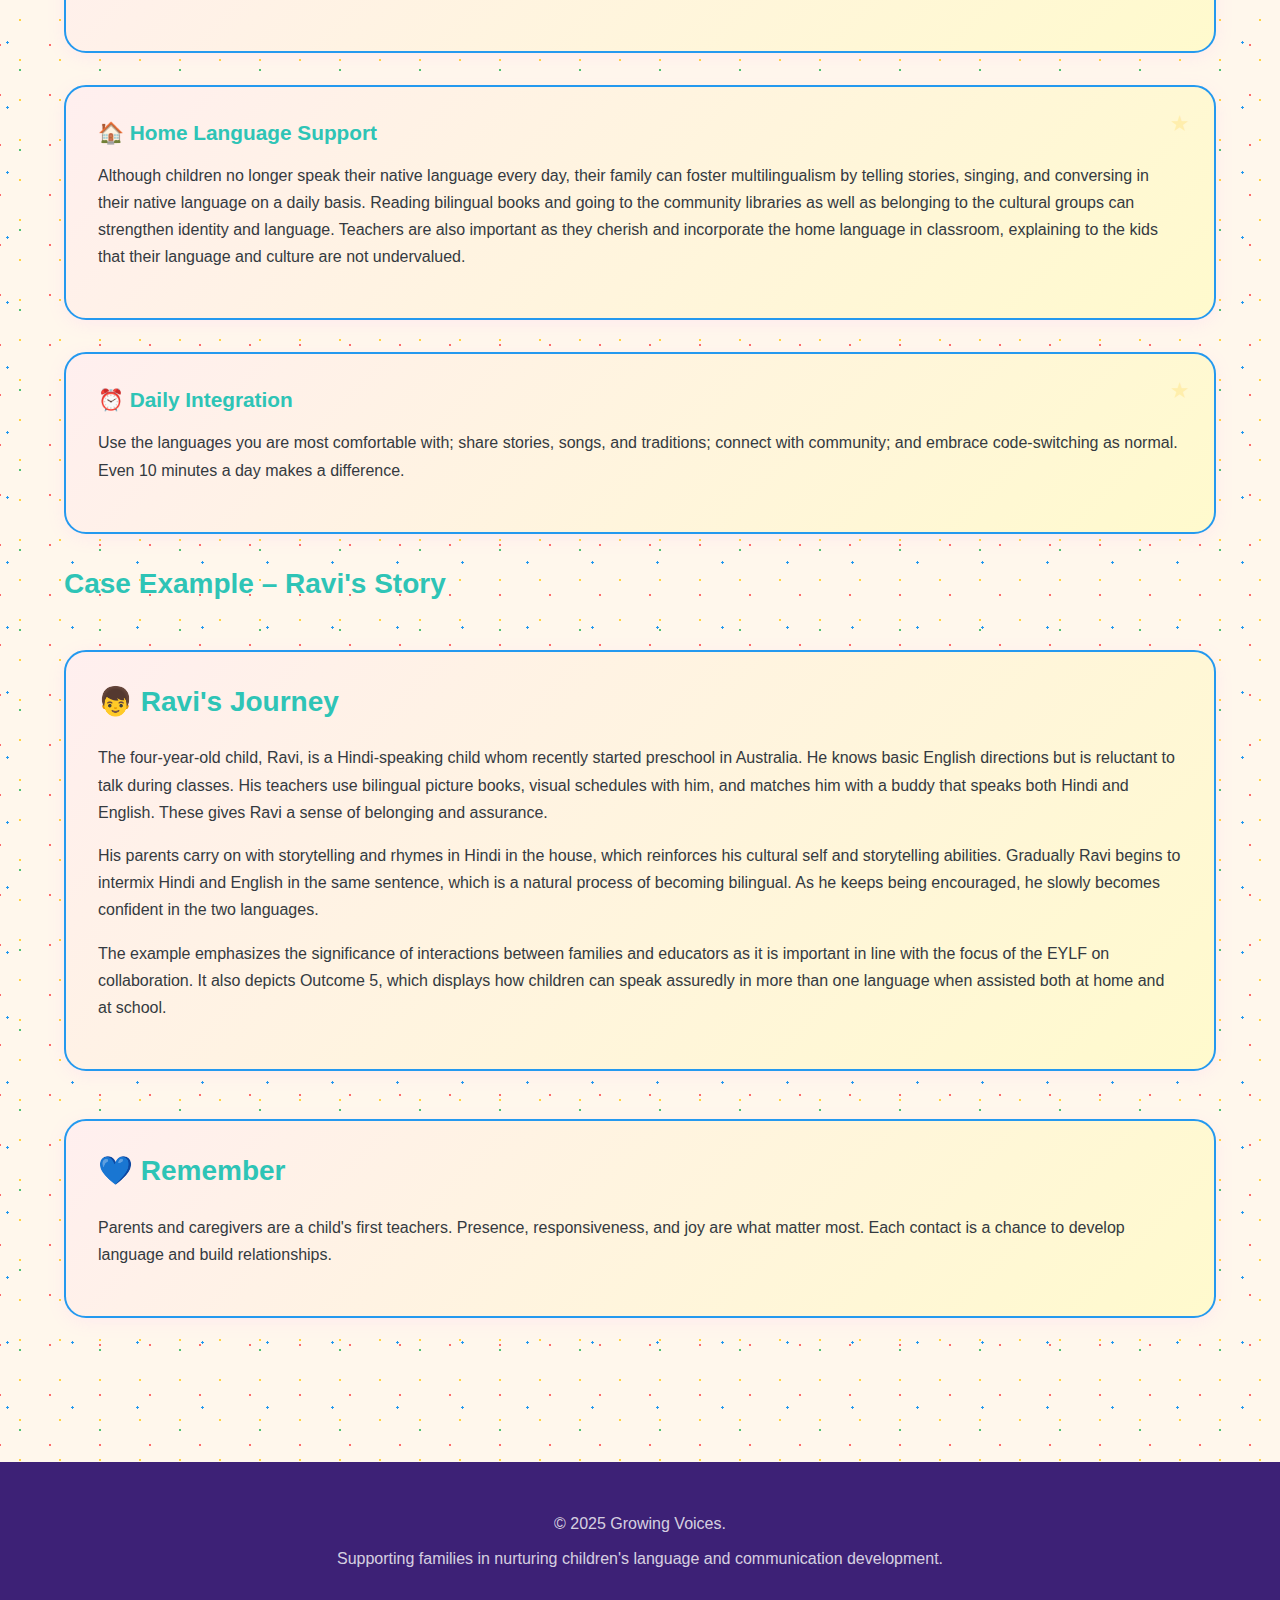
<file: home-environment.html>
<!DOCTYPE html>
<html lang="en">
<head>
    <meta charset="UTF-8">
    <meta name="viewport" content="width=device-width, initial-scale=1.0">
    <title>Adult-Child Interactions & Home Learning Environment - Growing Voices</title>
    <link rel="stylesheet" href="styles.css">
</head>
<body>
    <header>
        <nav>
            <div class="logo">
                <h1>🌱 Growing Voices</h1>
            </div>
            <ul class="nav-links">
                <li><a href="index.html">Home</a></li>
                <li><a href="speaking-listening.html">Speaking & Listening</a></li>
                <li><a href="development.html">Development</a></li>
                <li><a href="home-environment.html" class="active">Home Environment</a></li>
                <li><a href="resources.html">Resources</a></li>
            </ul>
        </nav>
    </header>

    <main>
        <section class="page-header" style="display: flex; align-items: center; gap:3.2rem; flex-wrap:wrap; justify-content:center; position:relative; overflow:hidden; background:linear-gradient(129deg,#FFFFFF 50%, #2EC4B6 6% 78%, #FFD23F 100%); min-height:245px; box-shadow:0 7px 32px 0 rgba(36,153,239,0.07); padding-top:2.2rem;">
            <!-- Decorative wave shape at the bottom -->
            <div style="position:absolute;bottom:0;left:0;width:100vw;height:62px;z-index:0;"><svg viewBox="0 0 1440 80" fill="none" xmlns="http://www.w3.org/2000/svg" style="width:100%;height:100%;display:block;"><path d="M0 41C120 80 355 80 491 59C627 38 984 6 1203 41C1422 76 1511 130 1741 93V80H0V41Z" fill="#FAF9F6"/></svg></div>
            <div style="flex:3; min-width:220px; position:relative;z-index:2;">
                <div style="background:white; border-radius:2.2rem; box-shadow:0 5px 24px 0 rgba(83,155,230,0.09);padding:2.3rem 2rem 2rem 2rem; max-width:535px;">
                    <h2 style="font-size:2.2rem; color:var(--primary-color);margin-bottom:0.25em;">Adult-Child Interactions & Home Learning Environment <span style="font-size:1.4rem; color: var(--confetti-yellow); vertical-align:middle;">★</span></h2>
                    <p class="subtitle">Building Language-Rich Relationships and Environments</p>
                </div>
            </div>
            <div style="flex:2; min-width:200px; text-align:center; position:relative;z-index:2;">
                <img src="HOMEENVIRONEMNT.png" alt="Home Learning Environment" style="
                  max-width:410px; width:39vw; min-width:180px; height:auto; border-radius:36px; 
                  border:5px solid var(--accent-color); box-shadow: 0 12px 54px 0 rgba(252,180,50,0.22); background: linear-gradient(135deg, #FFF4E6 0%, #FFE4B5 100%); display:inline-block;">
            </div>
        </section>
        <div style="margin-bottom:50px;"></div>

        <section class="content-section">
            <div class="container">
                <div class="intro-box">
                    <p>Although books and resources play a vital role in language development, responsive adult interaction constitutes the most effective force in language development. Researchers term this as serve and return: the child will serve by babbling, pointing or talking, and the adult will give a response back meaningfully. All these interactions enhance the development of the brain and support the notion that communication is important.</p>
                </div>

                <h3>The Adult-Child Interactions</h3>
                <p>Imagine a child saying "car go." The adult, who is responsive, may respond, yes, the red car is racing over the road. Such a brief conversation confirms the words of the child, demonstrates more impressive words, and prompts the child to continue speaking. Adults who elaborate children words, open-ended questions and are interested in what they have to say establish potent learning.</p>

                <p>These are very similar to the NQS (Quality Area 5) of respectful and responsive relationships, and Quality Area 1 of essential language development embedded in everyday learning. These ways can be implemented by families in a very easy manner: at meals, at shopping or in car rides. Each contact is a chance to develop.</p>

                <h3>Home Learning Environments All-Day Strategies</h3>
                <p>Studies have always indicated that the level and amount of family discourse influence subsequent success of children in literacy and vocabulary. Supply of frequent opportunities to talk, play and tell stories give children good background of life-long learning.</p>

                <p>There are numerous little but effective ways which can help families to make the environment language-rich. The discussion of routines (such as cooking dinner or going to bed) exposes children to new words. Sharing a daily reading creates a passion to read books and tales. The use of singing songs and nursery rhymes helps children to build memory and rhythm. Pretend play broadens the imagination and alters new words whereas outdoor exploration gives them opportunities to explain the surrounding world.</p>

                <p>What also matters is that the multilingual families should still use the language that they are the best at when at home. It has been proven that effective capabilities in a native language promote the acquisition of English and do not delay children. Quite to the contrary, they give a basis of success. The EYLF (Outcomes 1, 2 and 5) acknowledges that communication of children is linked with identity, belonging and cultural affiliation whereas the NQS (Quality Area 6) focuses on collaboration with families to facilitate communication in all situations.</p>

                <h3>Powerful Interaction Strategies</h3>
                <div class="interaction-grid">
                    <div class="interaction-card">
                        <h4>🗣️ Serve and Return</h4>
                        <p>Respond warmly to children's attempts to communicate. The child serves by babbling, pointing or talking, and the adult responds meaningfully.</p>
                    </div>

                    <div class="interaction-card">
                        <h4>🎯 Follow Their Lead</h4>
                        <p>Talk about what interests them. Build on their natural curiosity and attention.</p>
                    </div>

                    <div class="interaction-card">
                        <h4>📝 Narrate Daily Routines</h4>
                        <p>Model vocabulary and sentence structures during everyday activities like cooking dinner or going to bed.</p>
                    </div>

                    <div class="interaction-card">
                        <h4>🔄 Expand and Extend</h4>
                        <p>Add information to their utterances. If they say "car go," respond with "Yes, the red car is racing over the road."</p>
                    </div>

                    <div class="interaction-card">
                        <h4>❓ Ask Open-Ended Questions</h4>
                        <p>Invite deeper thinking and encourage children to express their ideas and thoughts.</p>
                    </div>

                    <div class="interaction-card">
                        <h4>⏸️ Pause and Listen</h4>
                        <p>Give processing time and show genuine interest in what children have to say.</p>
                    </div>
                </div>

                <h3>Practical Ideas for Everyday Life</h3>
                <div class="activities-section">
                    <div class="activity-card">
                        <div class="activity-icon">📚</div>
                        <h4>Reading Together</h4>
                        <ul>
                            <li>Read every day, let children choose books</li>
                            <li>Discuss illustrations</li>
                            <li>Link stories to experiences</li>
                            <li>Re-read favourites</li>
                        </ul>
                    </div>

                    <div class="activity-card">
                        <div class="activity-icon">🎵</div>
                        <h4>Music and Singing</h4>
                        <ul>
                            <li>Enjoy nursery rhymes</li>
                            <li>Songs in your home language</li>
                            <li>Finger plays and movement activities</li>
                        </ul>
                    </div>

                    <div class="activity-card">
                        <div class="activity-icon">🎭</div>
                        <h4>Pretend Play</h4>
                        <ul>
                            <li>Provide simple props</li>
                            <li>Join in, role-play</li>
                            <li>Build imaginative stories</li>
                        </ul>
                    </div>

                    <div class="activity-card">
                        <div class="activity-icon">🍳</div>
                        <h4>Daily Routines</h4>
                        <ul>
                            <li>Talk during meals, bath time, dressing</li>
                            <li>Shopping and bedtime conversations</li>
                        </ul>
                    </div>

                    <div class="activity-card">
                        <div class="activity-icon">🌳</div>
                        <h4>Outdoor Exploration</h4>
                        <ul>
                            <li>Go for walks</li>
                            <li>Talk about nature and seasons</li>
                            <li>Use descriptive language</li>
                        </ul>
                    </div>

                    <div class="activity-card">
                        <div class="activity-icon">🎨</div>
                        <h4>Creative Activities</h4>
                        <ul>
                            <li>Talk about colours, shapes, and processes</li>
                            <li>Encourage art and building play</li>
                        </ul>
                    </div>
                </div>

                <h3>Supportive Physical Environment</h3>
                <div class="environment-tips">
                    <div class="tip-card">
                        <h4>📖 Provide Books</h4>
                        <ul>
                            <li>Keep them accessible</li>
                            <li>Create cozy reading spaces</li>
                            <li>Display covers and include multilingual texts</li>
                        </ul>
                    </div>

                    <div class="tip-card">
                        <h4>🔇 Reduce Background Noise</h4>
                        <ul>
                            <li>Prioritise meaningful conversations</li>
                            <li>Eye contact</li>
                        </ul>
                    </div>

                    <div class="tip-card">
                        <h4>🎯 Rotate Toys and Materials</h4>
                        <ul>
                            <li>Offer those that invite talk and imagination</li>
                            <li>Include art and building resources</li>
                        </ul>
                    </div>
                </div>

                <h3>Helping Multilingual Children</h3>
                <div class="family-support-section">
                    <div class="support-card">
                        <h4>🌍 Multilingual Advantage</h4>
                        <p>In the case of children who are not English speakers at home, the fact that they speak more than one language is an advantage, rather than a drawback. Preserving the home language not only offers strong cultural and family affiliations but it also facilitates learning English. The bilingual children usually demonstrate improved problem solving capabilities and ability to think and act flexibly, as well as good school performance later.</p>
                    </div>

                    <div class="support-card">
                        <h4>🏠 Home Language Support</h4>
                        <p>Although children no longer speak their native language every day, their family can foster multilingualism by telling stories, singing, and conversing in their native language on a daily basis. Reading bilingual books and going to the community libraries as well as belonging to the cultural groups can strengthen identity and language. Teachers are also important as they cherish and incorporate the home language in classroom, explaining to the kids that their language and culture are not undervalued.</p>
                    </div>

                    <div class="support-card">
                        <h4>⏰ Daily Integration</h4>
                        <p>Use the languages you are most comfortable with; share stories, songs, and traditions; connect with community; and embrace code-switching as normal. Even 10 minutes a day makes a difference.</p>
                    </div>
                </div>

                <h3>Case Example – Ravi's Story</h3>
                <div class="remember-box">
                    <h3>👦 Ravi's Journey</h3>
                    <p>The four-year-old child, Ravi, is a Hindi-speaking child whom recently started preschool in Australia. He knows basic English directions but is reluctant to talk during classes. His teachers use bilingual picture books, visual schedules with him, and matches him with a buddy that speaks both Hindi and English. These gives Ravi a sense of belonging and assurance.</p>
                    
                    <p>His parents carry on with storytelling and rhymes in Hindi in the house, which reinforces his cultural self and storytelling abilities. Gradually Ravi begins to intermix Hindi and English in the same sentence, which is a natural process of becoming bilingual. As he keeps being encouraged, he slowly becomes confident in the two languages.</p>
                    
                    <p>The example emphasizes the significance of interactions between families and educators as it is important in line with the focus of the EYLF on collaboration. It also depicts Outcome 5, which displays how children can speak assuredly in more than one language when assisted both at home and at school.</p>
                </div>

                <div class="remember-box">
                    <h3>💙 Remember</h3>
                    <p>Parents and caregivers are a child's first teachers. Presence, responsiveness, and joy are what matter most. Each contact is a chance to develop language and build relationships.</p>
                </div>
            </div>
        </section>
    </main>

    <footer>
        <div class="container">
            <p>&copy; 2025 Growing Voices.</p>
            <p>Supporting families in nurturing children's language and communication development.</p>
        </div>
    </footer>
</body>
</html>
</file>
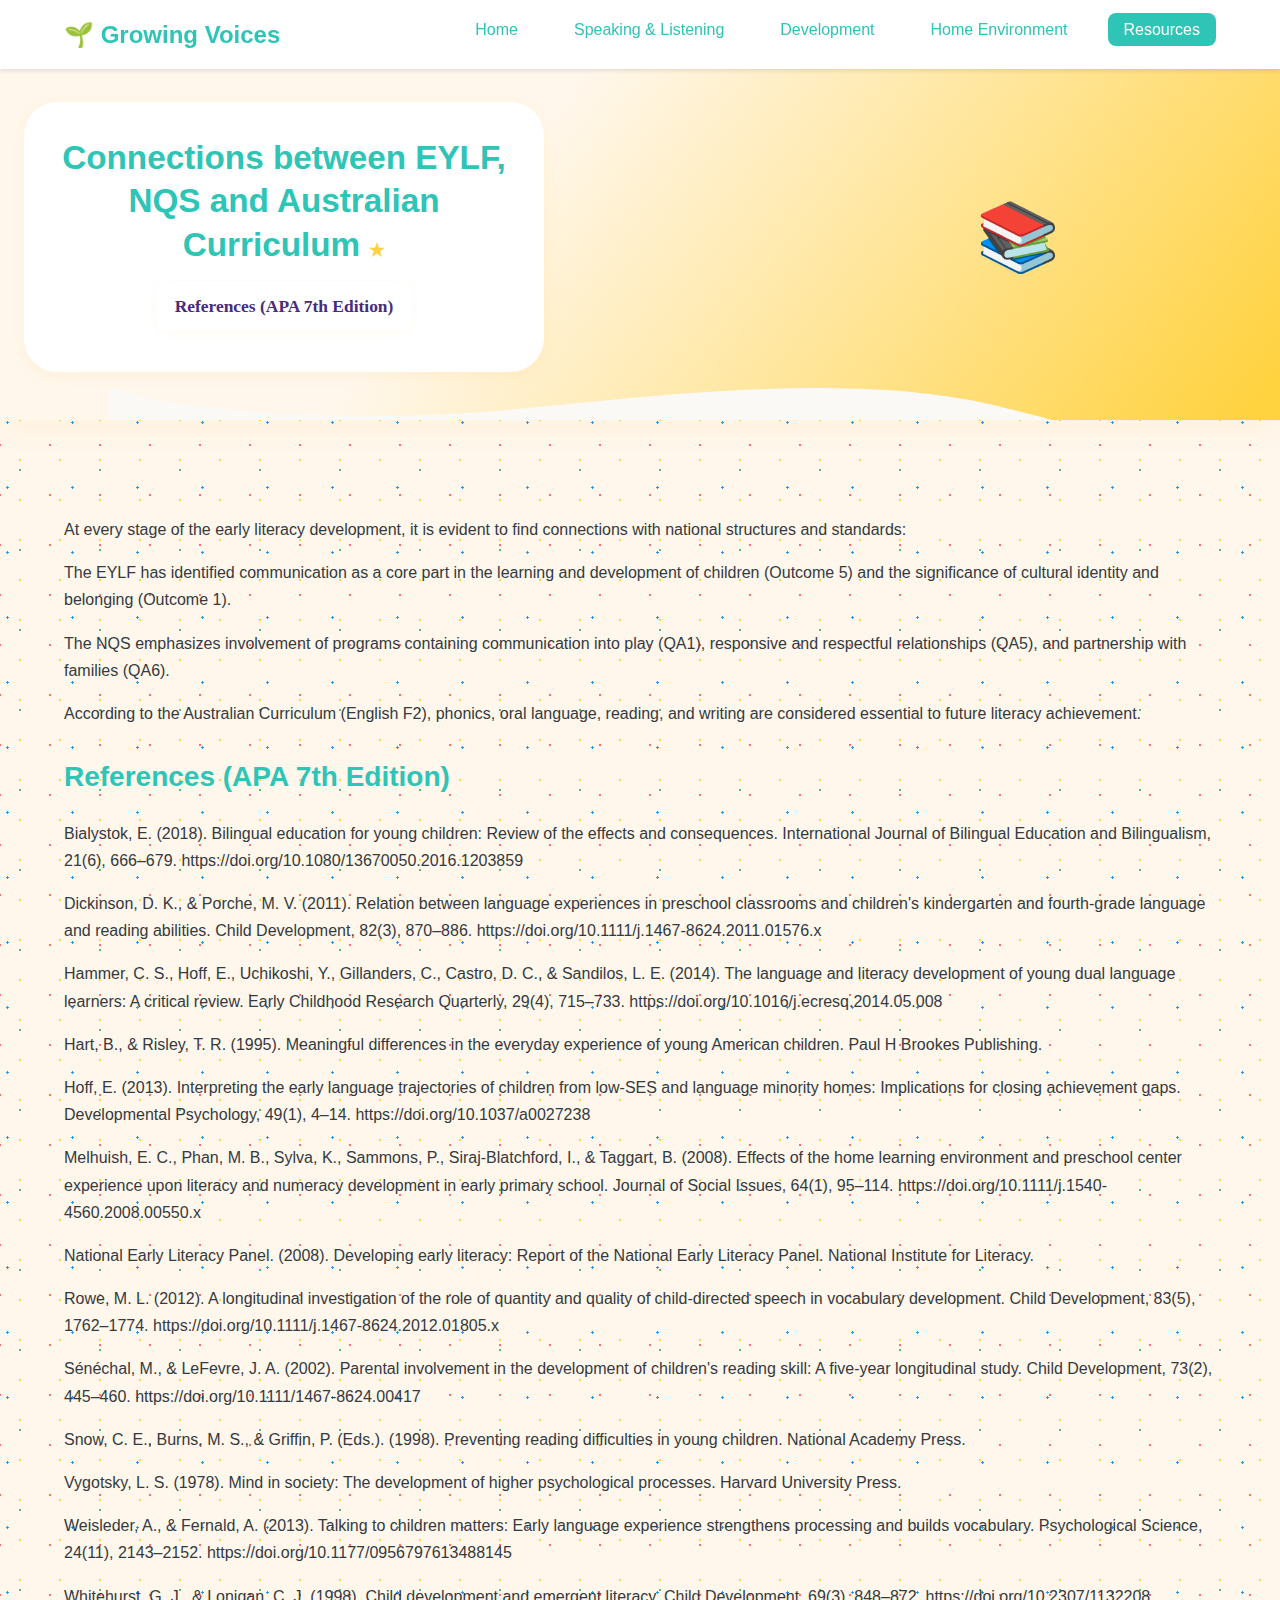
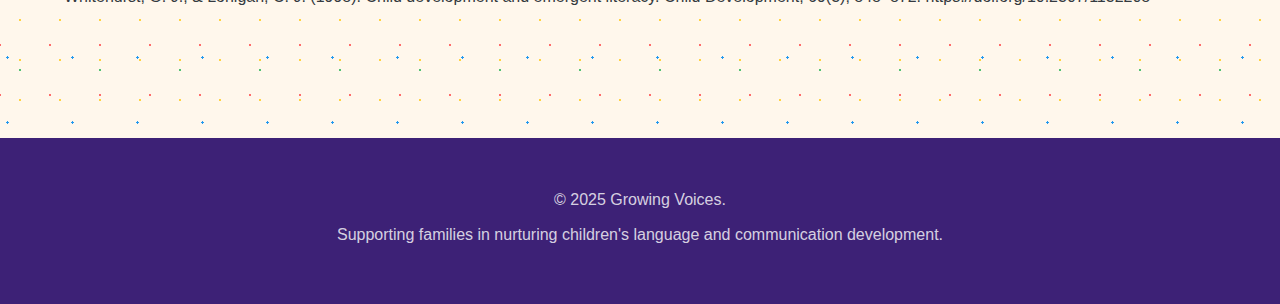
<file: resources.html>
<!DOCTYPE html>
<html lang="en">
<head>
    <meta charset="UTF-8">
    <meta name="viewport" content="width=device-width, initial-scale=1.0">
    <title>Connections between EYLF, NQS and Australian Curriculum - Growing Voices</title>
    <link rel="stylesheet" href="styles.css">
</head>
<body>
    <header>
        <nav>
            <div class="logo">
                <h1>🌱 Growing Voices</h1>
            </div>
            <ul class="nav-links">
                <li><a href="index.html">Home</a></li>
                <li><a href="speaking-listening.html">Speaking & Listening</a></li>
                <li><a href="development.html">Development</a></li>
                <li><a href="home-environment.html">Home Environment</a></li>
                <li><a href="resources.html" class="active">Resources</a></li>
            </ul>
        </nav>
    </header>

    <main>
        <section class="page-header" style="display: flex; align-items: center; gap:2.5rem; flex-wrap:wrap; justify-content:center; position:relative; overflow:hidden; background:linear-gradient(127deg,#FFF7EC 38%, #FFD23F 98%); min-height:210px; box-shadow:0 7px 28px 0 rgba(252,180,50,0.08);padding-top:2.1rem;">
            <div style="position:absolute;bottom:0;left:0;width:100vw;height:56px;z-index:0;"><svg viewBox="0 0 1440 76" fill="none" xmlns="http://www.w3.org/2000/svg" style="width:100%;height:100%;display:block;"><path d="M0 31C120 76 378 76 533 63C688 50 991 6 1201 56C1411 106 1506 159 1737 123V76H0V31Z" fill="#FAF9F6"/></svg></div>
            <div style="flex:3; min-width:214px; position:relative;z-index:2;">
                <div style="background:white; border-radius:2.1rem; box-shadow:0 4px 16px 0 rgba(252,180,50,0.09);padding:2.1rem 2rem 1.6rem 2rem; max-width:520px;">
                    <h2 style="font-size:2.08rem; color:var(--primary-color); margin-bottom:0.5em;">Connections between EYLF, NQS and Australian Curriculum <span style="color: var(--confetti-yellow); font-size: 1.1rem;">★</span></h2>
                    <p class="subtitle" style="background:rgba(255,255,255,0.93);padding:0.53em 1.1em; border-radius:14px; display:inline-block; font-weight:bold; color:var(--text-primary); max-width:360px; box-shadow:0 2px 10px 0 rgba(252,180,50,0.07); font-size:1.09rem;">References (APA 7th Edition)</p>
                </div>
            </div>
            <div style="flex:2; min-width:120px; text-align:center; position:relative;z-index:2;">
                <!-- Fun SVG/emoji for visual accent -->
                <span style="font-size:4.2rem; color:var(--confetti-yellow);">📚</span>
            </div>
        </section>
        <div style="margin-bottom:38px;"></div>

        <section class="content-section">
            <div class="container">
                <p>At every stage of the early literacy development, it is evident to find connections with national structures and standards:</p>

                <p>The EYLF has identified communication as a core part in the learning and development of children (Outcome 5) and the significance of cultural identity and belonging (Outcome 1).</p>

                <p>The NQS emphasizes involvement of programs containing communication into play (QA1), responsive and respectful relationships (QA5), and partnership with families (QA6).</p>

                <p>According to the Australian Curriculum (English F2), phonics, oral language, reading, and writing are considered essential to future literacy achievement.</p>

                <h3>References (APA 7th Edition)</h3>
                <p>Bialystok, E. (2018). Bilingual education for young children: Review of the effects and consequences. International Journal of Bilingual Education and Bilingualism, 21(6), 666–679. https://doi.org/10.1080/13670050.2016.1203859</p>
                <p>Dickinson, D. K., & Porche, M. V. (2011). Relation between language experiences in preschool classrooms and children's kindergarten and fourth-grade language and reading abilities. Child Development, 82(3), 870–886. https://doi.org/10.1111/j.1467-8624.2011.01576.x</p>
                <p>Hammer, C. S., Hoff, E., Uchikoshi, Y., Gillanders, C., Castro, D. C., & Sandilos, L. E. (2014). The language and literacy development of young dual language learners: A critical review. Early Childhood Research Quarterly, 29(4), 715–733. https://doi.org/10.1016/j.ecresq.2014.05.008</p>
                <p>Hart, B., & Risley, T. R. (1995). Meaningful differences in the everyday experience of young American children. Paul H Brookes Publishing.</p>
                <p>Hoff, E. (2013). Interpreting the early language trajectories of children from low-SES and language minority homes: Implications for closing achievement gaps. Developmental Psychology, 49(1), 4–14. https://doi.org/10.1037/a0027238</p>
                <p>Melhuish, E. C., Phan, M. B., Sylva, K., Sammons, P., Siraj-Blatchford, I., & Taggart, B. (2008). Effects of the home learning environment and preschool center experience upon literacy and numeracy development in early primary school. Journal of Social Issues, 64(1), 95–114. https://doi.org/10.1111/j.1540-4560.2008.00550.x</p>
                <p>National Early Literacy Panel. (2008). Developing early literacy: Report of the National Early Literacy Panel. National Institute for Literacy.</p>
                <p>Rowe, M. L. (2012). A longitudinal investigation of the role of quantity and quality of child-directed speech in vocabulary development. Child Development, 83(5), 1762–1774. https://doi.org/10.1111/j.1467-8624.2012.01805.x</p>
                <p>Sénéchal, M., & LeFevre, J. A. (2002). Parental involvement in the development of children's reading skill: A five-year longitudinal study. Child Development, 73(2), 445–460. https://doi.org/10.1111/1467-8624.00417</p>
                <p>Snow, C. E., Burns, M. S., & Griffin, P. (Eds.). (1998). Preventing reading difficulties in young children. National Academy Press.</p>
                <p>Vygotsky, L. S. (1978). Mind in society: The development of higher psychological processes. Harvard University Press.</p>
                <p>Weisleder, A., & Fernald, A. (2013). Talking to children matters: Early language experience strengthens processing and builds vocabulary. Psychological Science, 24(11), 2143–2152. https://doi.org/10.1177/0956797613488145</p>
                <p>Whitehurst, G. J., & Lonigan, C. J. (1998). Child development and emergent literacy. Child Development, 69(3), 848–872. https://doi.org/10.2307/1132208</p>
            </div>
        </section>
    </main>

    <footer>
        <div class="container">
            <p>&copy; 2025 Growing Voices.</p>
            <p>Supporting families in nurturing children's language and communication development.</p>
        </div>
    </footer>
</body>
</html>
</file>
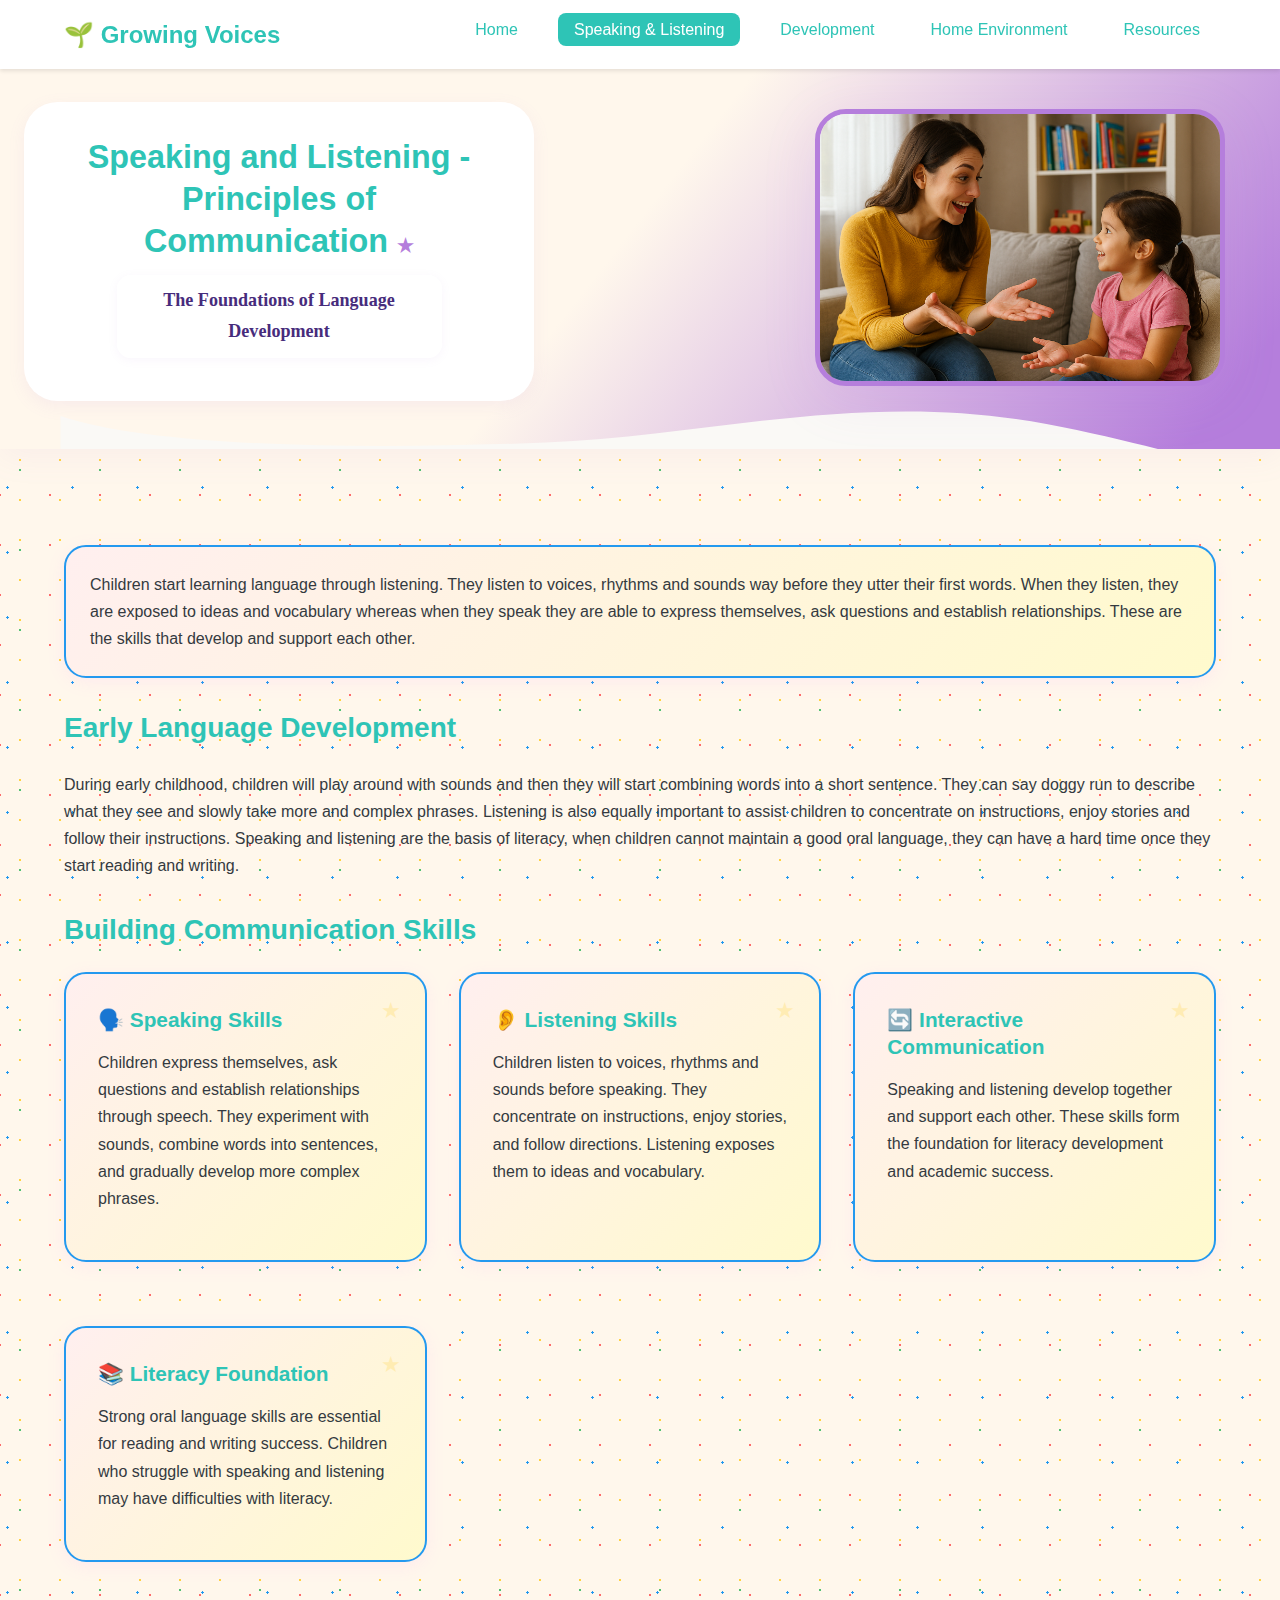
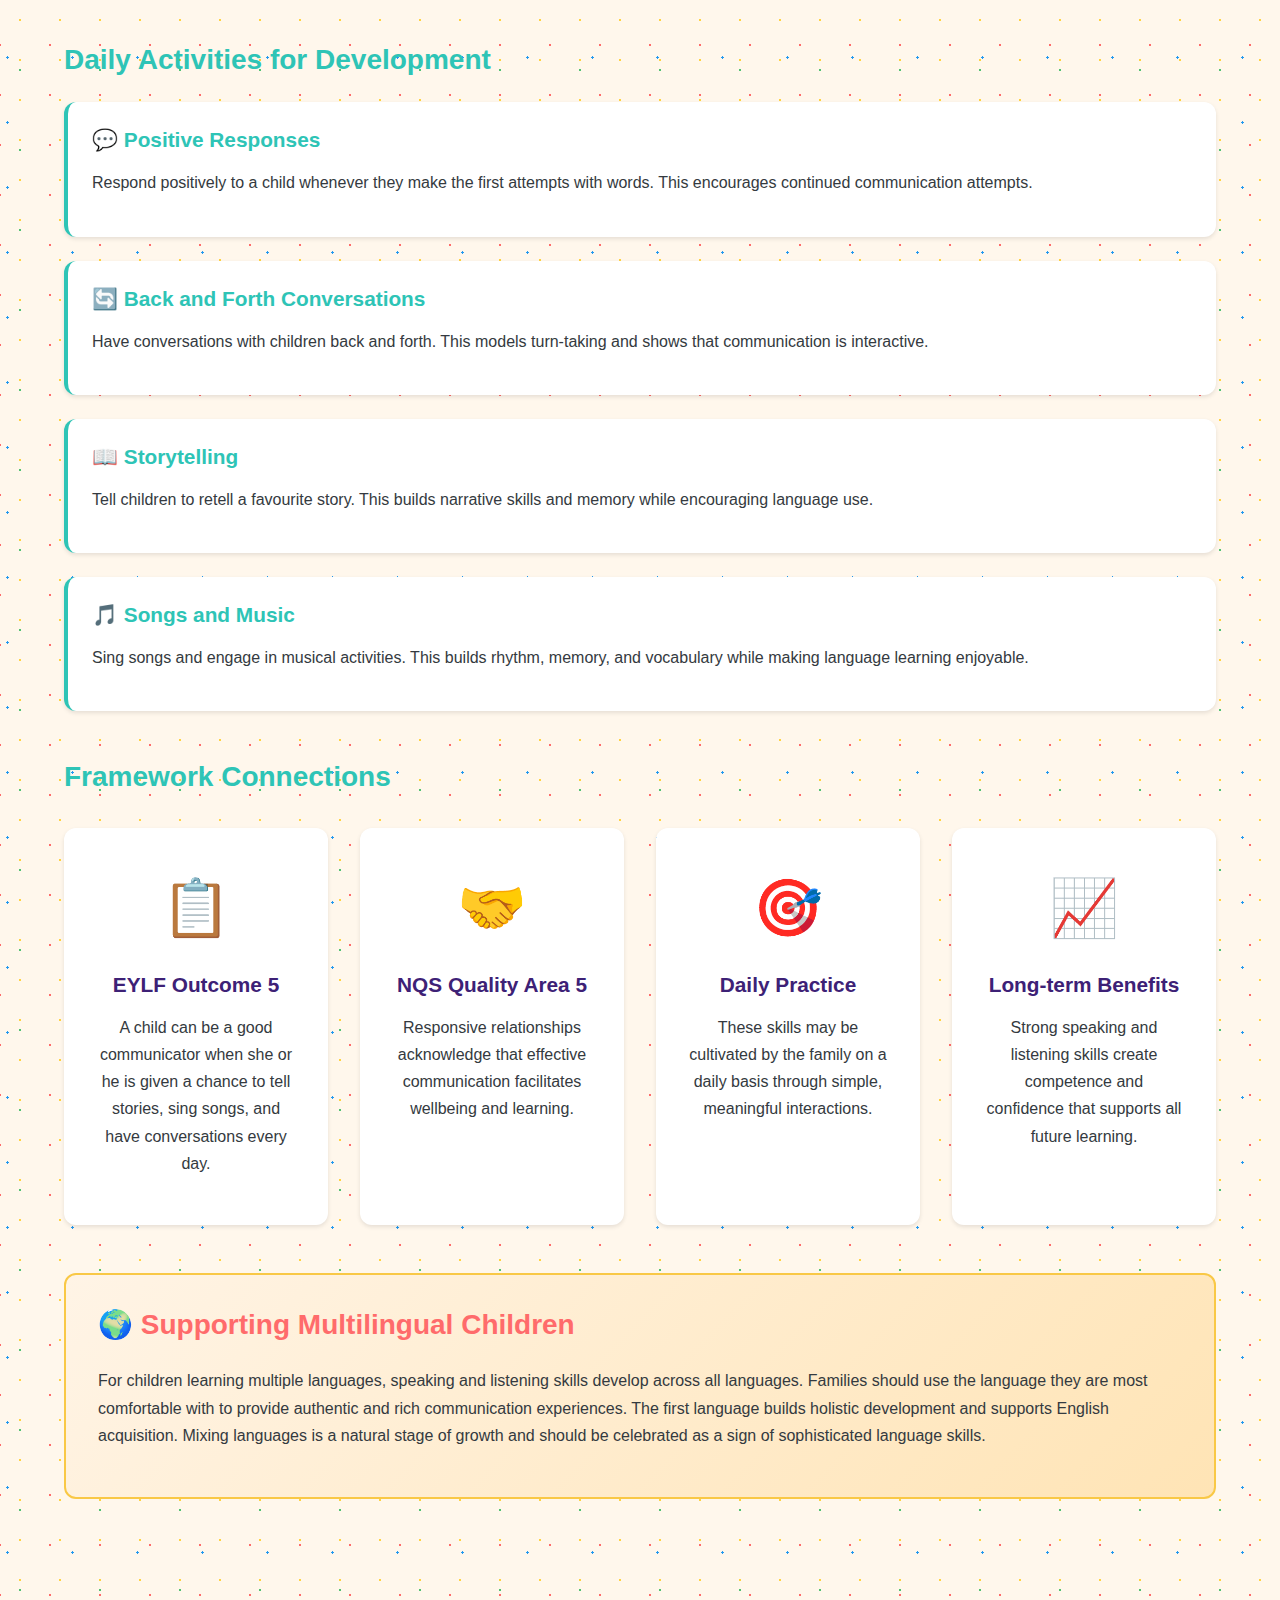
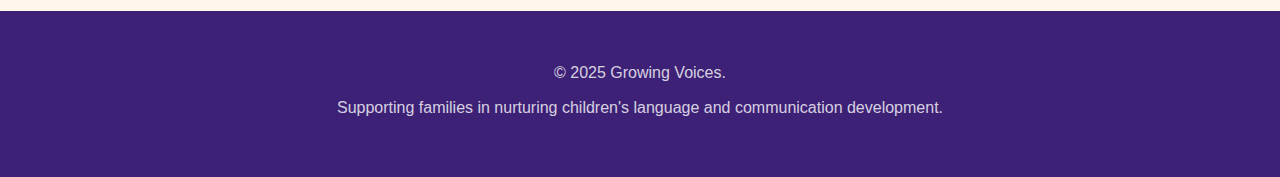
<file: speaking-listening.html>
<!DOCTYPE html>
<html lang="en">
<head>
    <meta charset="UTF-8">
    <meta name="viewport" content="width=device-width, initial-scale=1.0">
    <title>Speaking & Listening - Growing Voices</title>
    <link rel="stylesheet" href="styles.css">
</head>
<body>
    <header>
        <nav>
            <div class="logo">
                <h1>🌱 Growing Voices</h1>
            </div>
            <ul class="nav-links">
                <li><a href="index.html">Home</a></li>
                <li><a href="speaking-listening.html" class="active">Speaking & Listening</a></li>
                <li><a href="development.html">Development</a></li>
                <li><a href="home-environment.html">Home Environment</a></li>
                <li><a href="resources.html">Resources</a></li>
            </ul>
        </nav>
    </header>

    <main>
        <section class="page-header" style="display: flex; align-items: center; gap:3.2rem; flex-wrap:wrap; justify-content:center; position:relative; overflow:hidden; background:linear-gradient(128deg,#FFF7EC 48%, #B57EDC 94%); min-height:217px; box-shadow:0 7px 32px 0 rgba(181,126,220,0.08); padding-top:2.1rem;">
    <div style="position:absolute;bottom:0;left:0;width:100vw;height:66px;z-index:0;"><svg viewBox="0 0 1440 82" fill="none" xmlns="http://www.w3.org/2000/svg" style="width:100%;height:100%;display:block;"><path d="M0 41C120 82 399 82 603 74C807 66 999 8 1225 51C1451 94 1546 155 1762 107V82H0V41Z" fill="#FAF9F6"/></svg></div>
    <div style="flex:3; min-width:210px; position:relative;z-index:2;">
        <div style="background:white; border-radius:2.1rem; box-shadow:0 5px 17px 0 rgba(181,126,220,0.09);padding:2.1rem 2rem 1.7rem 2rem; max-width:510px;">
            <h2 style="font-size:2.02rem; color:var(--primary-color); margin-bottom:0.39em;">Speaking and Listening - Principles of Communication <span style="color: var(--confetti-purple); font-size: 1.2rem;">★</span></h2>
            <p class="subtitle" style="background:rgba(255,255,255,0.92);padding:0.6em 1.2em; border-radius:14px; display:inline-block; font-weight:bold; color:var(--text-primary); max-width:325px; box-shadow:0 2px 10px 0 rgba(181,126,220,0.08); font-size:1.13rem;">The Foundations of Language Development</p>
        </div>
    </div>
    <div style="flex:2; min-width:200px; text-align:center; position:relative;z-index:2;">
        <img src="SPEAKING_AND_LISTENING.png" alt="Speaking and Listening" style="max-width:410px; width:35vw; min-width:150px; border-radius:31px; padding:0; border:5px solid var(--confetti-purple); box-shadow: 0 12px 54px 0 rgba(181,126,220,0.14); background:linear-gradient(135deg,#E3F2FD 0%, #BBDEFB 100%); margin:0 auto; display:inline-block;">
    </div>
</section>
<div style="margin-bottom:44px;"></div>

        <section class="content-section">
            <div class="container">
                <div class="intro-box">
                    <p>Children start learning language through listening. They listen to voices, rhythms and sounds way before they utter their first words. When they listen, they are exposed to ideas and vocabulary whereas when they speak they are able to express themselves, ask questions and establish relationships. These are the skills that develop and support each other.</p>
                </div>

                <h3>Early Language Development</h3>
                <p>During early childhood, children will play around with sounds and then they will start combining words into a short sentence. They can say doggy run to describe what they see and slowly take more and complex phrases. Listening is also equally important to assist children to concentrate on instructions, enjoy stories and follow their instructions. Speaking and listening are the basis of literacy, when children cannot maintain a good oral language, they can have a hard time once they start reading and writing.</p>

                <h3>Building Communication Skills</h3>
                <div class="component-grid">
                    <div class="component-card">
                        <h4>🗣️ Speaking Skills</h4>
                        <p>Children express themselves, ask questions and establish relationships through speech. They experiment with sounds, combine words into sentences, and gradually develop more complex phrases.</p>
                    </div>

                    <div class="component-card">
                        <h4>👂 Listening Skills</h4>
                        <p>Children listen to voices, rhythms and sounds before speaking. They concentrate on instructions, enjoy stories, and follow directions. Listening exposes them to ideas and vocabulary.</p>
                    </div>

                    <div class="component-card">
                        <h4>🔄 Interactive Communication</h4>
                        <p>Speaking and listening develop together and support each other. These skills form the foundation for literacy development and academic success.</p>
                    </div>

                    <div class="component-card">
                        <h4>📚 Literacy Foundation</h4>
                        <p>Strong oral language skills are essential for reading and writing success. Children who struggle with speaking and listening may have difficulties with literacy.</p>
                    </div>
                </div>

                <h3>Daily Activities for Development</h3>
                <div class="listening-section">
                    <div class="listening-card">
                        <h4>💬 Positive Responses</h4>
                        <p>Respond positively to a child whenever they make the first attempts with words. This encourages continued communication attempts.</p>
                    </div>

                    <div class="listening-card">
                        <h4>🔄 Back and Forth Conversations</h4>
                        <p>Have conversations with children back and forth. This models turn-taking and shows that communication is interactive.</p>
                    </div>

                    <div class="listening-card">
                        <h4>📖 Storytelling</h4>
                        <p>Tell children to retell a favourite story. This builds narrative skills and memory while encouraging language use.</p>
                    </div>

                    <div class="listening-card">
                        <h4>🎵 Songs and Music</h4>
                        <p>Sing songs and engage in musical activities. This builds rhythm, memory, and vocabulary while making language learning enjoyable.</p>
                    </div>
                </div>

                <h3>Framework Connections</h3>
                <div class="importance-grid">
                    <div class="importance-card">
                        <div class="icon-large">📋</div>
                        <h4>EYLF Outcome 5</h4>
                        <p>A child can be a good communicator when she or he is given a chance to tell stories, sing songs, and have conversations every day.</p>
                    </div>

                    <div class="importance-card">
                        <div class="icon-large">🤝</div>
                        <h4>NQS Quality Area 5</h4>
                        <p>Responsive relationships acknowledge that effective communication facilitates wellbeing and learning.</p>
                    </div>

                    <div class="importance-card">
                        <div class="icon-large">🎯</div>
                        <h4>Daily Practice</h4>
                        <p>These skills may be cultivated by the family on a daily basis through simple, meaningful interactions.</p>
                    </div>

                    <div class="importance-card">
                        <div class="icon-large">📈</div>
                        <h4>Long-term Benefits</h4>
                        <p>Strong speaking and listening skills create competence and confidence that supports all future learning.</p>
                    </div>
                </div>

                <div class="multilingual-box">
                    <h3>🌍 Supporting Multilingual Children</h3>
                    <p>For children learning multiple languages, speaking and listening skills develop across all languages. Families should use the language they are most comfortable with to provide authentic and rich communication experiences. The first language builds holistic development and supports English acquisition. Mixing languages is a natural stage of growth and should be celebrated as a sign of sophisticated language skills.</p>
                </div>
            </div>
        </section>
    </main>

    <footer>
        <div class="container">
            <p>&copy; 2025 Growing Voices.</p>
            <p>Supporting families in nurturing children's language and communication development.</p>
        </div>
    </footer>
</body>
</html>
</file>
<file: styles.css>
/* ===========================
   Global Styles & Variables
   =========================== */

   * {
    margin: 0;
    padding: 0;
    box-sizing: border-box;
}

:root {
    /* Color Palette - Warm, Family-Friendly */
    --primary-color: #2EC4B6; /* brighter blue-green */
    --secondary-color: #F9C846; /* fun, sunny yellow */
    --accent-color: #FF6B6B;   /* cheerfully bold red */
    --background-light: #FFF7EC; /* light peachy/yellow */
    --background-white: #FFFFFF;
    --text-primary: #3D2176; /* more playful, warm purple for headings */
    --text-secondary: #343a40;
    --border-color: #FFD23F;  /* sunny border color */
    --success-color: #51C272;
    --highlight: #FDF1CF; /* light yellow highlight */
    /* Fun confetti/star colors for backgrounds */
    --confetti-pink: #FF6B6B;
    --confetti-blue: #2499EF;
    --confetti-yellow: #FFD23F;
    --confetti-green: #51C272;
    --confetti-purple: #B57EDC;
    
    /* Typography */
    --font-primary: 'Segoe UI', Tahoma, Geneva, Verdana, sans-serif;
    --font-secondary: Georgia, 'Times New Roman', serif;
    
    /* Spacing */
    --spacing-xs: 0.5rem;
    --spacing-sm: 1rem;
    --spacing-md: 1.5rem;
    --spacing-lg: 2rem;
    --spacing-xl: 3rem;
    --spacing-xxl: 4rem;
    
    /* Border Radius */
    --radius-sm: 8px;
    --radius-md: 12px;
    --radius-lg: 16px;
    
    /* Shadows */
    --shadow-sm: 0 2px 4px rgba(0, 0, 0, 0.1);
    --shadow-md: 0 4px 6px rgba(0, 0, 0, 0.1);
    --shadow-lg: 0 10px 25px rgba(0, 0, 0, 0.1);
}

body {
    font-family: var(--font-primary);
    color: var(--text-primary);
    background-color: var(--background-light);
    line-height: 1.7;
    font-size: 16px;
    /* Add playful confetti background */
    /* fallback bg for accessibility */
    background-image: radial-gradient(circle, var(--confetti-yellow) 1.1px, transparent 1.1px),
                      radial-gradient(circle, var(--confetti-pink) 1.1px, transparent 1.1px),
                      radial-gradient(circle, var(--confetti-blue) 1.1px, transparent 1.1px),
                      radial-gradient(circle, var(--confetti-green) 1.1px, transparent 1.1px);
    background-size: 40px 40px, 50px 50px, 65px 65px, 80px 80px;
    background-position: 0 0, 25px 20px, 40px 65px, 60px 30px;
}

.container {
    max-width: 1200px;
    margin: 0 auto;
    padding: 0 var(--spacing-md);
}

/* ===========================
   Typography
   =========================== */

h1, h2, h3, h4, h5, h6 {
    font-weight: 600;
    line-height: 1.3;
    margin-bottom: var(--spacing-sm);
    color: var(--text-primary);
}

h2 {
    font-size: 2.25rem;
    margin-bottom: var(--spacing-md);
    color: var(--primary-color);
}

h3 {
    font-size: 1.75rem;
    margin-top: var(--spacing-lg);
    margin-bottom: var(--spacing-md);
    color: var(--primary-color);
}

h4 {
    font-size: 1.3rem;
    margin-bottom: var(--spacing-sm);
}

p {
    margin-bottom: var(--spacing-sm);
    color: var(--text-secondary);
}

a {
    color: var(--primary-color);
    text-decoration: none;
    transition: color 0.3s ease;
}

a:hover {
    color: var(--accent-color);
}

ul, ol {
    margin-left: var(--spacing-lg);
    margin-bottom: var(--spacing-md);
}

li {
    margin-bottom: var(--spacing-xs);
    color: var(--text-secondary);
    line-height: 1.8;
}

strong {
    color: var(--text-primary);
    font-weight: 600;
}

/* ===========================
   Header & Navigation
   =========================== */

header {
    background-color: var(--background-white);
    box-shadow: var(--shadow-sm);
    position: sticky;
    top: 0;
    z-index: 100;
}

nav {
    display: flex;
    justify-content: space-between;
    align-items: center;
    padding: var(--spacing-sm) var(--spacing-md);
    max-width: 1200px;
    margin: 0 auto;
}

.logo h1 {
    font-size: 1.5rem;
    color: var(--primary-color);
    margin: 0;
}

.nav-links {
    display: flex;
    list-style: none;
    gap: var(--spacing-md);
    margin: 0;
}

.nav-links a {
    padding: var(--spacing-xs) var(--spacing-sm);
    border-radius: var(--radius-sm);
    transition: all 0.3s ease;
    font-weight: 500;
}

.nav-links a:hover,
.nav-links a.active {
    background-color: var(--primary-color);
    color: var(--background-white);
}

/* ===========================
   Hero Section
   =========================== */

.hero {
    background: linear-gradient(135deg, var(--primary-color) 0%, #5BA4B8 100%);
    color: var(--background-white);
    padding: var(--spacing-xxl) var(--spacing-md);
    text-align: center;
    margin-bottom: var(--spacing-xl);
}

.hero-content h2 {
    font-size: 2.75rem;
    margin-bottom: var(--spacing-sm);
    color: var(--background-white);
}

.tagline {
    font-size: 1.3rem;
    opacity: 0.95;
    font-family: var(--font-secondary);
    color: var(--background-white);
}

/* ===========================
   Page Header
   =========================== */

.page-header {
    background: linear-gradient(135deg, var(--primary-color) 0%, #5BA4B8 100%);
    color: var(--background-white);
    padding: var(--spacing-xl) var(--spacing-md);
    text-align: center;
    margin-bottom: var(--spacing-xl);
}

.page-header h2 {
    color: var(--background-white);
    font-size: 2.5rem;
    margin-bottom: var(--spacing-xs);
}

.subtitle {
    font-size: 1.2rem;
    opacity: 0.95;
    font-family: var(--font-secondary);
    color: var(--background-white);
}

/* ===========================
   Sections
   =========================== */

.intro-section,
.features,
.diversity-note,
.cta-section,
.content-section {
    padding: var(--spacing-xl) 0;
}

.intro-section {
    background-color: var(--background-white);
}

.intro-with-image {
    display: grid;
    grid-template-columns: 1fr 1fr;
    gap: var(--spacing-xl);
    align-items: center;
}

.intro-text-col {
    padding-right: var(--spacing-md);
}

.intro-image-col {
    display: flex;
    justify-content: center;
    align-items: center;
}

.intro-image {
    width: 100%;
    max-width: 500px;
    height: auto;
    border-radius: var(--radius-md);
    box-shadow: var(--shadow-lg);
    object-fit: cover;
}

.intro-text {
    font-size: 1.1rem;
    line-height: 1.8;
    margin-bottom: var(--spacing-md);
}

.section-intro {
    font-size: 1.1rem;
    margin-bottom: var(--spacing-lg);
    color: var(--text-secondary);
}

/* ===========================
   Boxes & Cards
   =========================== */

.intro-box {
    background-color: var(--highlight);
    border-left: 4px solid var(--secondary-color);
    padding: var(--spacing-md);
    margin-bottom: var(--spacing-lg);
    border-radius: var(--radius-sm);
}

.intro-box p {
    margin-bottom: var(--spacing-sm);
}

.intro-box p:last-child {
    margin-bottom: 0;
}

.highlight-box {
    background-color: var(--highlight);
    padding: var(--spacing-md);
    border-radius: var(--radius-sm);
    border-left: 4px solid var(--accent-color);
    margin-top: var(--spacing-md);
}

.highlight-text {
    background-color: var(--highlight);
    padding: var(--spacing-md);
    border-radius: var(--radius-sm);
    margin: var(--spacing-md) 0;
}

.example-box {
    background-color: #F0F8FF;
    padding: var(--spacing-sm);
    border-radius: var(--radius-sm);
    margin-top: var(--spacing-sm);
    font-size: 0.95rem;
}

.tip-box {
    background-color: #E8F5E9;
    padding: var(--spacing-md);
    border-radius: var(--radius-sm);
    margin-top: var(--spacing-md);
    border-left: 4px solid var(--success-color);
}

.remember-box {
    background: linear-gradient(135deg, #E3F2FD 0%, #BBDEFB 100%);
    padding: var(--spacing-lg);
    border-radius: var(--radius-md);
    margin-top: var(--spacing-xl);
    border: 2px solid var(--primary-color);
}

.remember-box h3 {
    color: var(--primary-color);
    margin-top: 0;
}

.acknowledgment-box,
.contact-box {
    background-color: var(--background-white);
    padding: var(--spacing-lg);
    border-radius: var(--radius-md);
    margin-top: var(--spacing-lg);
    box-shadow: var(--shadow-sm);
}

/* ===========================
   Feature Grid
   =========================== */

.feature-grid {
    display: grid;
    grid-template-columns: repeat(auto-fit, minmax(250px, 1fr));
    gap: var(--spacing-lg);
    margin-top: var(--spacing-lg);
}

.feature-card {
    background-color: var(--background-white);
    padding: var(--spacing-lg);
    border-radius: var(--radius-md);
    box-shadow: var(--shadow-md);
    text-align: center;
    transition: transform 0.3s ease, box-shadow 0.3s ease;
}

.feature-card:hover {
    transform: translateY(-5px);
    box-shadow: var(--shadow-lg);
}

.icon {
    font-size: 3rem;
    margin-bottom: var(--spacing-sm);
}

.icon-large {
    font-size: 3.5rem;
    margin-bottom: var(--spacing-sm);
}

.feature-card h3 {
    color: var(--primary-color);
    margin-top: 0;
    font-size: 1.4rem;
}

.feature-card p {
    margin-bottom: var(--spacing-md);
}

/* ===========================
   Component Cards
   =========================== */

.component-grid {
    display: grid;
    grid-template-columns: repeat(auto-fit, minmax(300px, 1fr));
    gap: var(--spacing-lg);
    margin-bottom: var(--spacing-xl);
}

.component-card {
    background-color: var(--background-white);
    padding: var(--spacing-lg);
    border-radius: var(--radius-md);
    box-shadow: var(--shadow-sm);
    border-top: 4px solid var(--secondary-color);
}

.component-card h4 {
    color: var(--primary-color);
    margin-bottom: var(--spacing-sm);
}

/* ===========================
   Listening Section
   =========================== */

.listening-section {
    margin-bottom: var(--spacing-xl);
}

.listening-card {
    background-color: var(--background-white);
    padding: var(--spacing-md);
    border-radius: var(--radius-md);
    margin-bottom: var(--spacing-md);
    box-shadow: var(--shadow-sm);
    border-left: 4px solid var(--primary-color);
}

.listening-card h4 {
    color: var(--primary-color);
}

/* ===========================
   Importance Section
   =========================== */

.importance-section {
    margin-top: var(--spacing-xl);
}

.importance-grid {
    display: grid;
    grid-template-columns: repeat(auto-fit, minmax(250px, 1fr));
    gap: var(--spacing-lg);
    margin-top: var(--spacing-lg);
}

.importance-card {
    background-color: var(--background-white);
    padding: var(--spacing-lg);
    border-radius: var(--radius-md);
    box-shadow: var(--shadow-sm);
    text-align: center;
}

/* ===========================
   Multilingual Box
   =========================== */

.multilingual-box {
    background: linear-gradient(135deg, #FFF4E6 0%, #FFE4B5 100%);
    padding: var(--spacing-lg);
    border-radius: var(--radius-md);
    margin-top: var(--spacing-xl);
    border: 2px solid var(--secondary-color);
}

.multilingual-box h3 {
    color: var(--accent-color);
    margin-top: 0;
}

/* ===========================
   Development Stages
   =========================== */

.development-stages {
    margin-top: var(--spacing-lg);
}

.stage-card {
    background-color: var(--background-white);
    border-radius: var(--radius-md);
    box-shadow: var(--shadow-md);
    margin-bottom: var(--spacing-xl);
    overflow: hidden;
}

.stage-header {
    background: linear-gradient(135deg, var(--primary-color) 0%, #5BA4B8 100%);
    color: var(--background-white);
    padding: var(--spacing-lg);
}

.stage-header h3 {
    color: var(--background-white);
    margin: 0 0 var(--spacing-xs) 0;
    font-size: 1.75rem;
}

.stage-subtitle {
    color: var(--background-white);
    opacity: 0.9;
    margin: 0;
    font-size: 1.1rem;
}

.stage-content {
    padding: var(--spacing-lg);
}

.skill-category h4 {
    color: var(--primary-color);
    margin-bottom: var(--spacing-sm);
}

.skill-category ul {
    margin-bottom: var(--spacing-md);
}

/* ===========================
   Special Considerations
   =========================== */

.special-considerations {
    margin-top: var(--spacing-xl);
}

.consideration-card {
    background-color: var(--background-white);
    padding: var(--spacing-lg);
    border-radius: var(--radius-md);
    margin-bottom: var(--spacing-lg);
    box-shadow: var(--shadow-sm);
    border-left: 4px solid var(--accent-color);
}

.consideration-card h4 {
    color: var(--primary-color);
    margin-top: 0;
}

/* ===========================
   Interaction & Activities
   =========================== */

.interaction-section {
    margin-bottom: var(--spacing-xl);
}

.interaction-grid {
    display: grid;
    grid-template-columns: repeat(auto-fit, minmax(300px, 1fr));
    gap: var(--spacing-lg);
    margin-top: var(--spacing-lg);
}

.interaction-card {
    background-color: var(--background-white);
    padding: var(--spacing-lg);
    border-radius: var(--radius-md);
    box-shadow: var(--shadow-sm);
    border-top: 4px solid var(--success-color);
}

.interaction-card h4 {
    color: var(--primary-color);
    margin-bottom: var(--spacing-sm);
}

.activities-section {
    margin-top: var(--spacing-lg);
}

.activity-card {
    background-color: var(--background-white);
    padding: var(--spacing-lg);
    border-radius: var(--radius-md);
    margin-bottom: var(--spacing-lg);
    box-shadow: var(--shadow-md);
}

.activity-icon {
    font-size: 2.5rem;
    margin-bottom: var(--spacing-sm);
}

.activity-card h4 {
    color: var(--primary-color);
    margin-bottom: var(--spacing-sm);
}

/* ===========================
   Environment Tips
   =========================== */

.environment-tips {
    display: grid;
    grid-template-columns: repeat(auto-fit, minmax(300px, 1fr));
    gap: var(--spacing-lg);
    margin-top: var(--spacing-lg);
}

.tip-card {
    background-color: var(--background-white);
    padding: var(--spacing-lg);
    border-radius: var(--radius-md);
    box-shadow: var(--shadow-sm);
}

.tip-card h4 {
    color: var(--primary-color);
    margin-top: 0;
}

/* ===========================
   Family Support
   =========================== */

.family-support-section {
    margin-top: var(--spacing-xl);
}

.support-card {
    background-color: var(--background-white);
    padding: var(--spacing-lg);
    border-radius: var(--radius-md);
    margin-bottom: var(--spacing-lg);
    box-shadow: var(--shadow-sm);
    border-left: 4px solid var(--secondary-color);
}

.support-card h4 {
    color: var(--primary-color);
    margin-top: 0;
}

/* ===========================
   Resources
   =========================== */

.references-section {
    background-color: var(--background-white);
    padding: var(--spacing-lg);
    border-radius: var(--radius-md);
    margin-bottom: var(--spacing-xl);
}

.reference-item {
    padding: var(--spacing-sm) 0;
    border-bottom: 1px solid var(--border-color);
    margin-bottom: var(--spacing-sm);
}

.reference-item:last-child {
    border-bottom: none;
}

.reference-item p {
    margin: 0;
    line-height: 1.8;
}

.family-resources {
    margin-top: var(--spacing-lg);
}

.resource-card {
    background-color: var(--background-white);
    padding: var(--spacing-lg);
    border-radius: var(--radius-md);
    margin-bottom: var(--spacing-lg);
    box-shadow: var(--shadow-sm);
    border-left: 4px solid var(--primary-color);
}

.resource-card h4 {
    color: var(--primary-color);
    margin-top: 0;
}

/* ===========================
   Diversity Note
   =========================== */

.diversity-note {
    background-color: var(--background-white);
}

.diversity-content {
    max-width: 900px;
    margin: 0 auto;
}

.diversity-text p {
    font-size: 1.05rem;
    line-height: 1.8;
}

/* ===========================
   CTA Section
   =========================== */

.cta-section {
    background: linear-gradient(135deg, #FFF4E6 0%, #FFE4B5 100%);
    padding: var(--spacing-xxl) var(--spacing-md);
    text-align: center;
    border-radius: var(--radius-md);
    margin-top: var(--spacing-xl);
}

.cta-section h2 {
    margin-bottom: var(--spacing-sm);
}

.cta-section p {
    font-size: 1.1rem;
    margin-bottom: var(--spacing-lg);
}

/* ===========================
   Buttons
   =========================== */

.btn {
    display: inline-block;
    padding: calc(var(--spacing-sm) * 1.3) calc(var(--spacing-lg) * 1.2);
    background: linear-gradient(90deg, var(--accent-color), var(--secondary-color));
    color: white;
    border-radius: 32px;
    font-weight: 700;
    font-size: 1.15rem;
    border: none;
    box-shadow: 0 4px 18px rgba(255, 107, 107, 0.09);
    transition: all 0.3s cubic-bezier(0.23, 1, 0.32, 1);
    letter-spacing: 1px;
}
.btn:hover {
    background: linear-gradient(90deg, var(--primary-color), var(--accent-color));
    color: var(--background-white);
    transform: scale(1.05) rotate(-2deg);
    box-shadow: 0 6px 28px rgba(252, 180, 50, 0.21);
}

.btn-primary {
    background-color: var(--accent-color);
    border-color: var(--accent-color);
    font-size: 1.1rem;
    padding: var(--spacing-md) var(--spacing-xl);
}

.btn-primary:hover {
    background-color: var(--primary-color);
    border-color: var(--primary-color);
}

/* ===========================
   Footer
   =========================== */

footer {
    background-color: var(--text-primary);
    color: var(--background-white);
    padding: var(--spacing-xl) var(--spacing-md);
    text-align: center;
    margin-top: var(--spacing-xxl);
}

footer p {
    color: rgba(255, 255, 255, 0.8);
    margin-bottom: var(--spacing-xs);
}

/* ===========================
   Image Placeholders & Visual Elements
   =========================== */

.image-placeholder {
    background: linear-gradient(135deg, #E3F2FD 0%, #BBDEFB 100%);
    border-radius: var(--radius-md);
    padding: var(--spacing-xl);
    display: flex;
    align-items: center;
    justify-content: center;
    min-height: 300px;
    box-shadow: var(--shadow-md);
    border: 3px dashed var(--primary-color);
}

.image-placeholder.family-reading {
    background: linear-gradient(135deg, #FFF4E6 0%, #FFE4B5 100%);
    border-color: var(--secondary-color);
}

.image-placeholder.daily-activities {
    background: linear-gradient(135deg, #F3E5F5 0%, #E1BEE7 100%);
    border-color: #9C27B0;
    margin-bottom: var(--spacing-lg);
}

.placeholder-content {
    text-align: center;
}

.placeholder-icon {
    font-size: 5rem;
    display: block;
    margin-bottom: var(--spacing-sm);
}

.placeholder-content p {
    font-style: italic;
    color: var(--text-secondary);
    margin: 0;
}

/* Cultural Infographic */
.cultural-infographic {
    background-color: var(--background-white);
    padding: var(--spacing-lg);
    border-radius: var(--radius-md);
    margin: var(--spacing-xl) 0;
    box-shadow: var(--shadow-md);
}

.cultural-infographic h3 {
    text-align: center;
    color: var(--primary-color);
    margin-bottom: var(--spacing-lg);
}

.cultural-pillars {
    display: grid;
    grid-template-columns: repeat(4, 1fr);
    gap: var(--spacing-md);
}

.pillar {
    text-align: center;
    padding: var(--spacing-md);
    background: linear-gradient(135deg, #E8F5E9 0%, #C8E6C9 100%);
    border-radius: var(--radius-md);
    transition: transform 0.3s ease;
}

.pillar:hover {
    transform: translateY(-5px);
}

.pillar-icon {
    font-size: 3rem;
    margin-bottom: var(--spacing-sm);
}

.pillar h4 {
    color: var(--primary-color);
    font-size: 1.1rem;
    margin-bottom: var(--spacing-xs);
}

.pillar p {
    font-size: 0.9rem;
    margin: 0;
}

/* Visual Diagram - Speaking & Listening */
.visual-diagram {
    background-color: var(--background-white);
    padding: var(--spacing-xl);
    border-radius: var(--radius-md);
    margin: var(--spacing-xl) 0;
    box-shadow: var(--shadow-lg);
}

.visual-diagram h3 {
    text-align: center;
    margin-top: 0;
}

.connection-diagram {
    display: flex;
    justify-content: space-around;
    align-items: center;
    margin-top: var(--spacing-lg);
    flex-wrap: wrap;
    gap: var(--spacing-md);
}

.diagram-item {
    flex: 1;
    min-width: 250px;
    padding: var(--spacing-lg);
    border-radius: var(--radius-md);
    text-align: center;
}

.diagram-item.speaking {
    background: linear-gradient(135deg, #E3F2FD 0%, #BBDEFB 100%);
}

.diagram-item.listening {
    background: linear-gradient(135deg, #FFF4E6 0%, #FFE4B5 100%);
}

.diagram-circle {
    width: 100px;
    height: 100px;
    background-color: var(--background-white);
    border-radius: 50%;
    display: flex;
    align-items: center;
    justify-content: center;
    font-size: 3rem;
    margin: 0 auto var(--spacing-md);
    box-shadow: var(--shadow-md);
}

.diagram-item h4 {
    color: var(--primary-color);
    margin-bottom: var(--spacing-sm);
}

.diagram-item ul {
    text-align: left;
    margin-left: var(--spacing-md);
}

.diagram-arrow {
    font-size: 3rem;
    color: var(--primary-color);
    font-weight: bold;
}

/* Milestone Timeline Infographic */
.milestone-infographic {
    background: linear-gradient(135deg, #F3E5F5 0%, #E1BEE7 100%);
    padding: var(--spacing-xl);
    border-radius: var(--radius-md);
    margin: var(--spacing-xl) 0;
    box-shadow: var(--shadow-lg);
}

.milestone-infographic h3 {
    text-align: center;
    color: #6A1B9A;
    margin-top: 0;
}

.milestone-timeline {
    display: flex;
    justify-content: space-between;
    align-items: center;
    margin-top: var(--spacing-lg);
    flex-wrap: wrap;
    gap: var(--spacing-sm);
}

.timeline-item {
    text-align: center;
    flex: 1;
    min-width: 120px;
}

.timeline-icon {
    width: 80px;
    height: 80px;
    background-color: var(--background-white);
    border-radius: 50%;
    display: flex;
    align-items: center;
    justify-content: center;
    font-size: 2.5rem;
    margin: 0 auto var(--spacing-xs);
    box-shadow: var(--shadow-md);
    border: 3px solid #9C27B0;
}

.timeline-age {
    font-weight: 600;
    color: #6A1B9A;
    margin-bottom: var(--spacing-xs);
    font-size: 0.9rem;
}

.timeline-label {
    font-weight: 700;
    color: var(--text-primary);
    font-size: 1.1rem;
}

.timeline-connector {
    font-size: 2rem;
    color: #9C27B0;
    font-weight: bold;
}

/* Serve and Return Diagram */
.serve-return-diagram {
    background: linear-gradient(135deg, #FFF9C4 0%, #FFF59D 100%);
    padding: var(--spacing-lg);
    border-radius: var(--radius-md);
    margin-top: var(--spacing-md);
}

.serve-return-step {
    background-color: var(--background-white);
    padding: var(--spacing-md);
    border-radius: var(--radius-sm);
    margin: var(--spacing-sm) 0;
    display: flex;
    align-items: center;
    gap: var(--spacing-md);
    box-shadow: var(--shadow-sm);
}

.step-number {
    width: 40px;
    height: 40px;
    background-color: var(--primary-color);
    color: var(--background-white);
    border-radius: 50%;
    display: flex;
    align-items: center;
    justify-content: center;
    font-weight: bold;
    font-size: 1.2rem;
    flex-shrink: 0;
}

.step-content strong {
    display: block;
    color: var(--primary-color);
    margin-bottom: var(--spacing-xs);
}

.step-content p {
    margin: 0;
    font-style: italic;
}

.arrow-down {
    text-align: center;
    font-size: 2rem;
    color: var(--primary-color);
    font-weight: bold;
}

/* ===========================
   Responsive Design
   =========================== */

@media (max-width: 768px) {
    .intro-with-image {
        grid-template-columns: 1fr;
    }
    
    .intro-text-col {
        padding-right: 0;
    }
    
    .cultural-pillars {
        grid-template-columns: 1fr 1fr;
    }
    
    .connection-diagram {
        flex-direction: column;
    }
    
    .diagram-arrow {
        transform: rotate(90deg);
        margin: var(--spacing-md) 0;
    }
    
    .milestone-timeline {
        flex-direction: column;
        gap: var(--spacing-md);
    }
    
    .timeline-connector {
        transform: rotate(90deg);
    }
    .nav-links {
        flex-wrap: wrap;
        gap: var(--spacing-xs);
        justify-content: center;
    }
    
    .nav-links a {
        padding: var(--spacing-xs);
        font-size: 0.9rem;
    }
    
    .hero-content h2,
    .page-header h2 {
        font-size: 2rem;
    }
    
    h2 {
        font-size: 1.75rem;
    }
    
    h3 {
        font-size: 1.5rem;
    }
    
    .feature-grid,
    .component-grid,
    .importance-grid,
    .interaction-grid,
    .environment-tips {
        grid-template-columns: 1fr;
    }
    
    .container {
        padding: 0 var(--spacing-sm);
    }
    
    .hero,
    .page-header {
        padding: var(--spacing-lg) var(--spacing-sm);
    }
}

@media (max-width: 480px) {
    .logo h1 {
        font-size: 1.2rem;
    }
    
    .nav-links {
        gap: 0.3rem;
    }
    
    .nav-links a {
        font-size: 0.8rem;
        padding: 0.3rem 0.5rem;
    }
    
    .cultural-pillars {
        grid-template-columns: 1fr;
    }
    
    .placeholder-icon {
        font-size: 3rem;
    }
    
    .image-placeholder {
        min-height: 200px;
    }
}

/* ===========================
   Accessibility
   =========================== */

/* Focus states for keyboard navigation */
a:focus,
button:focus,
.btn:focus {
    outline: 3px solid var(--accent-color);
    outline-offset: 2px;
}

/* Skip to main content link for screen readers */
.skip-link {
    position: absolute;
    top: -40px;
    left: 0;
    background: var(--primary-color);
    color: white;
    padding: 8px;
    text-decoration: none;
    z-index: 100;
}

.skip-link:focus {
    top: 0;
}

/* Ensure sufficient color contrast */
::selection {
    background-color: var(--secondary-color);
    color: var(--text-primary);
}

/* ===========================
   Print Styles
   =========================== */

@media print {
    header,
    footer,
    .btn,
    nav {
        display: none;
    }
    
    body {
        background-color: white;
        color: black;
    }
    
    .container {
        max-width: 100%;
    }
    
    .feature-card,
    .component-card,
    .stage-card {
        break-inside: avoid;
        box-shadow: none;
        border: 1px solid #ddd;
    }
}

/* Vibrant card style for children */
.activity-card, .interaction-card, .component-card, .tip-card, .support-card, .stage-card, .intro-box, .remember-box {
    background: linear-gradient(135deg, #FFEFEF 0%, #FFFACD 100%);
    border-radius: 22px !important;
    box-shadow: 0 4px 18px rgba(242, 140, 255, 0.11);
    /* Playful border color */
    border: 2px solid var(--confetti-blue);
    /* Add space between cards for breathing room */
    margin-bottom: 2rem;
    position: relative;
    overflow: visible;
}
/* Fun star/confetti overlays on cards */
.activity-card::after, .interaction-card::after, .component-card::after, .tip-card::after, .support-card::after {
    content: '★';
    position: absolute;
    color: var(--confetti-yellow);
    font-size: 1.4rem;
    top: 18px;
    right: 24px;
    opacity: .25;
    pointer-events: none;
    z-index: 1;
}
</file>
